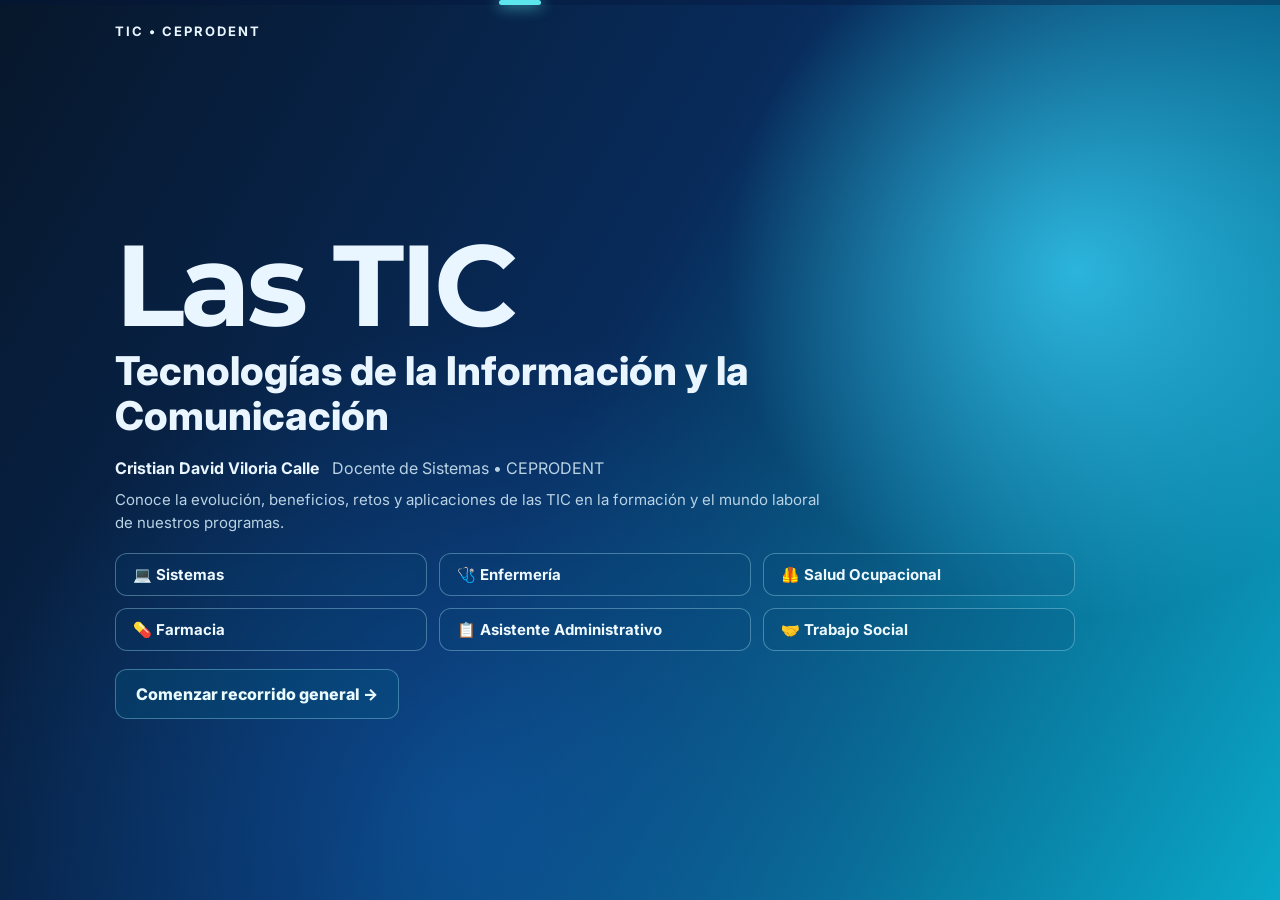
<file: index.html>
<!doctype html><html lang="es"><head><meta charset="utf-8"><meta name="viewport" content="width=device-width,initial-scale=1"><title>Las TIC - CEPRODENT</title><link rel="stylesheet" href="inicio.css"></head>
<body><div class="progress"><span></span></div><header><b>TIC • CEPRODENT</b></header><main><section class="hero"><h1>Las TIC</h1><h2>Tecnologías de la Información y la<br>Comunicación</h2><div class="presenter"><strong>Cristian David Viloria Calle</strong><span>Docente de Sistemas • CEPRODENT</span></div><p>Conoce la evolución, beneficios, retos y aplicaciones de las TIC en la formación y el mundo laboral<br>de nuestros programas.</p><div class="areas"><a href="programas/sistemas.html">💻 <b>Sistemas</b></a><a href="programas/enfermeria.html">🩺 <b>Enfermería</b></a><a href="programas/salud-ocupacional.html">🦺 <b>Salud Ocupacional</b></a><a href="programas/farmacia.html">💊 <b>Farmacia</b></a><a href="programas/asistente-administrativo.html">📋 <b>Asistente Administrativo</b></a><a href="programas/trabajo-social.html">🤝 <b>Trabajo Social</b></a></div><a class="start" href="general/index.html">Comenzar recorrido general →</a></section></main></body></html>
</file>
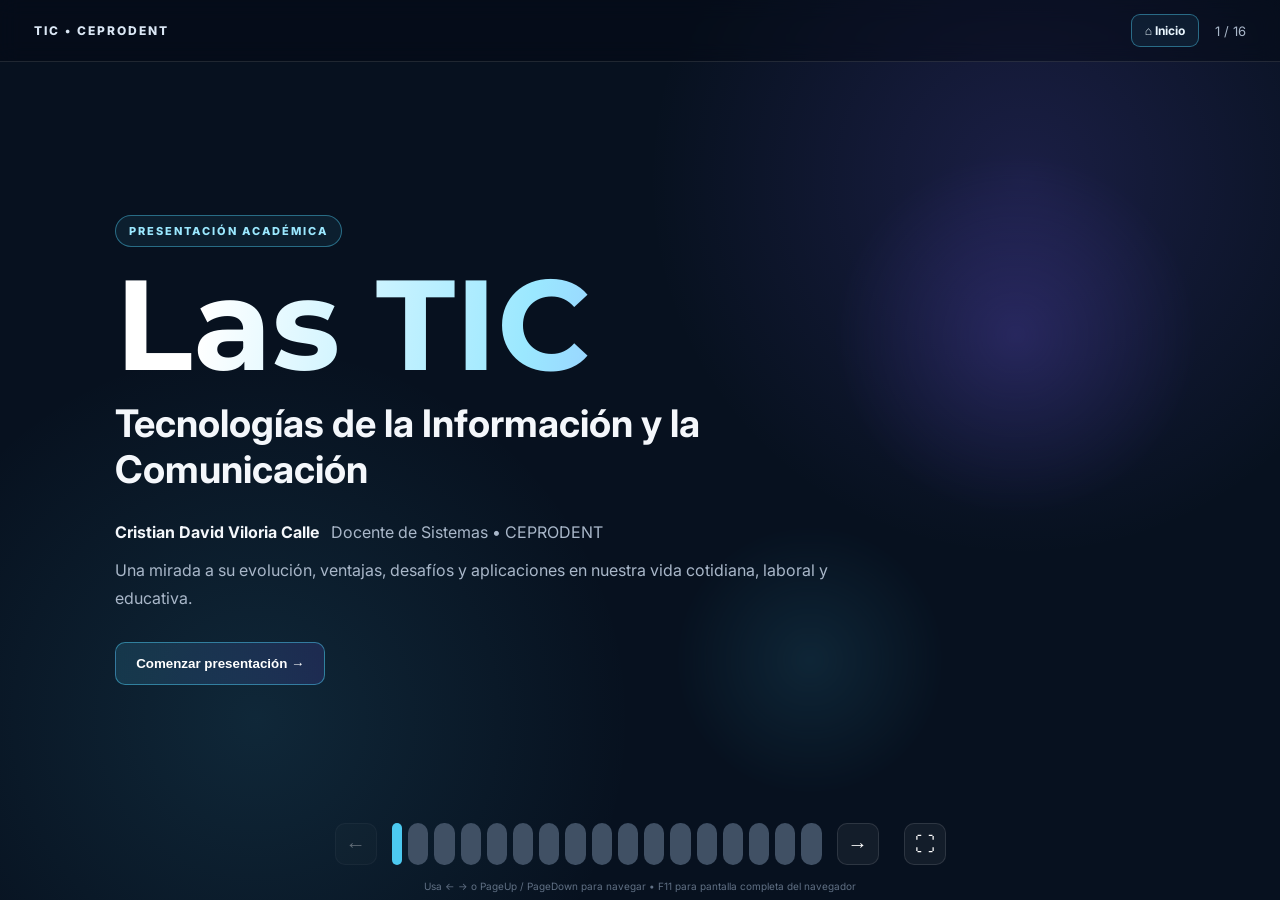
<file: general/index.html>
<!DOCTYPE html>
<html lang="es">
<head>
  <meta charset="UTF-8">
  <meta name="viewport" content="width=device-width, initial-scale=1.0">
  <title>Las TIC - Cristian David Viloria</title>
  <link rel="stylesheet" href="style.css">
</head>
<body>
  <div class="presentation">
    <header class="topbar">
      <div class="brand">TIC • CEPRODENT</div>
      <div class="top-actions"><a class="home-btn" href="../index.html">⌂ Inicio</a><div class="counter"><span id="current">1</span> / 16</div></div>
    </header>

    <main id="slides" class="slides">
      <section class="slide active">
        <div class="hero">
          <div class="hero-badge">PRESENTACIÓN ACADÉMICA</div>
          <h1>Las TIC</h1>
          <h2>Tecnologías de la Información y la Comunicación</h2>
          <div class="presenter">
            <strong>Cristian David Viloria Calle</strong>
            <span>Docente de Sistemas • CEPRODENT</span>
          </div>
          <p class="intro">Una mirada a su evolución, ventajas, desafíos y aplicaciones en nuestra vida cotidiana, laboral y educativa.</p>
          <button class="start-btn" onclick="nextSlide()">Comenzar presentación →</button>
        </div>
        <div class="orb orb1"></div><div class="orb orb2"></div>
      </section>

      <section class="slide">
        <div class="section-title"><span>01</span><h2>¿Qué son las TIC?</h2></div>
        <div class="content two-col">
          <div class="big-icon">🌐</div>
          <div>
            <p class="lead">Las TIC son el conjunto de tecnologías que permiten <b>crear, procesar, almacenar, transmitir y compartir información</b> de forma digital.</p>
            <div class="cards">
              <div class="card"><b>Información</b><small>Acceso y gestión de datos.</small></div>
              <div class="card"><b>Comunicación</b><small>Conexión entre personas y organizaciones.</small></div>
              <div class="card"><b>Tecnología</b><small>Herramientas y sistemas digitales.</small></div>
            </div>
          </div>
        </div>
      </section>

      <section class="slide">
        <div class="section-title"><span>02</span><h2>Breve historia de las TIC</h2></div>
        <div class="timeline">
          <div><b>1837</b><span>Telégrafo</span><small>Comunicación a distancia mediante señales.</small></div>
          <div><b>1876</b><span>Teléfono</span><small>La voz comienza a viajar a distancia.</small></div>
          <div><b>1940–60</b><span>Computación</span><small>Nacen los primeros computadores electrónicos.</small></div>
          <div><b>1980–90</b><span>Internet</span><small>Las redes digitales se expanden.</small></div>
          <div><b>2000–hoy</b><span>Era digital</span><small>Web, smartphones, nube e inteligencia artificial.</small></div>
        </div>
      </section>

      <section class="slide">
        <div class="section-title"><span>03</span><h2>Evolución tecnológica</h2></div>
        <div class="evolution">
          <div class="era"><div class="era-icon">☎</div><h3>Comunicación</h3><p>Telégrafo → teléfono → telefonía móvil.</p></div>
          <div class="era"><div class="era-icon">💻</div><h3>Computación</h3><p>Mainframes → PC → dispositivos inteligentes.</p></div>
          <div class="era"><div class="era-icon">☁</div><h3>Conectividad</h3><p>Internet → nube → ecosistemas digitales.</p></div>
          <div class="era"><div class="era-icon">🤖</div><h3>Inteligencia</h3><p>Automatización, IA y sistemas adaptativos.</p></div>
        </div>
      </section>

      <section class="slide">
        <div class="section-title"><span>04</span><h2>Ventajas de las TIC</h2></div>
        <div class="advantage-grid">
          <div class="feature"><i>⚡</i><h3>Rapidez</h3><p>Permiten acceder y transmitir información casi instantáneamente.</p></div>
          <div class="feature"><i>🌍</i><h3>Conectividad</h3><p>Facilitan la comunicación sin importar la distancia.</p></div>
          <div class="feature"><i>📚</i><h3>Aprendizaje</h3><p>Amplían el acceso a recursos educativos y conocimiento.</p></div>
          <div class="feature"><i>📈</i><h3>Productividad</h3><p>Automatizan tareas y ayudan a optimizar procesos.</p></div>
          <div class="feature"><i>💡</i><h3>Innovación</h3><p>Crean nuevas formas de trabajar, aprender y emprender.</p></div>
          <div class="feature"><i>🤝</i><h3>Colaboración</h3><p>Permiten trabajar en equipo de manera presencial o remota.</p></div>
        </div>
      </section>

      <section class="slide">
        <div class="section-title"><span>05</span><h2>Desventajas y desafíos</h2></div>
        <div class="risk-list">
          <div><strong>01</strong><span><b>Dependencia tecnológica</b><small>El uso excesivo puede afectar hábitos y autonomía.</small></span></div>
          <div><strong>02</strong><span><b>Privacidad y seguridad</b><small>Los datos personales requieren protección.</small></span></div>
          <div><strong>03</strong><span><b>Brecha digital</b><small>No todas las personas tienen el mismo acceso.</small></span></div>
          <div><strong>04</strong><span><b>Desinformación</b><small>La información falsa puede difundirse rápidamente.</small></span></div>
          <div><strong>05</strong><span><b>Distracciones</b><small>Las notificaciones pueden reducir la concentración.</small></span></div>
        </div>
      </section>

      <section class="slide">
        <div class="section-title"><span>06</span><h2>TIC en la vida cotidiana</h2></div>
        <div class="daily">
          <div><span>📱</span><b>Comunicación</b><small>Mensajería y videollamadas.</small></div>
          <div><span>🏦</span><b>Finanzas</b><small>Banca digital y pagos.</small></div>
          <div><span>🛒</span><b>Compras</b><small>Comercio electrónico.</small></div>
          <div><span>🗺️</span><b>Movilidad</b><small>Mapas y navegación.</small></div>
          <div><span>🎬</span><b>Entretenimiento</b><small>Streaming y contenido digital.</small></div>
          <div><span>🏥</span><b>Salud</b><small>Consultas y servicios digitales.</small></div>
        </div>
      </section>

      <section class="slide">
        <div class="section-title"><span>07</span><h2>TIC en el mundo laboral</h2></div>
        <div class="work-layout">
          <div class="work-main"><div class="huge">💼</div><h3>Trabajo más conectado</h3><p>Las herramientas digitales permiten organizar, automatizar, analizar y comunicar procesos con mayor eficiencia.</p></div>
          <div class="work-points">
            <div><b>Trabajo remoto</b><span>Reuniones y colaboración en línea.</span></div>
            <div><b>Gestión empresarial</b><span>ERP, CRM y sistemas de información.</span></div>
            <div><b>Automatización</b><span>Reducción de tareas repetitivas.</span></div>
            <div><b>Datos</b><span>Indicadores para tomar mejores decisiones.</span></div>
          </div>
        </div>
      </section>

      <section class="slide">
        <div class="section-title"><span>08</span><h2>TIC en los estudios</h2></div>
        <div class="education">
          <div class="edu-card"><span>🎓</span><h3>Aulas virtuales</h3><p>Acceso a contenidos, actividades y evaluaciones.</p></div>
          <div class="edu-card"><span>🔎</span><h3>Investigación</h3><p>Búsqueda y consulta de fuentes digitales.</p></div>
          <div class="edu-card"><span>🧑‍💻</span><h3>Herramientas</h3><p>Ofimática, simuladores, programación y plataformas.</p></div>
          <div class="edu-card"><span>👥</span><h3>Colaboración</h3><p>Proyectos y trabajos compartidos en línea.</p></div>
        </div>
      </section>

      <section class="slide">
        <div class="section-title"><span>09</span><h2>Buenas prácticas digitales</h2></div>
        <div class="goodbad">
          <div class="practice good"><h3>✓ Buenas prácticas</h3><ul><li>Usar contraseñas seguras.</li><li>Verificar fuentes antes de compartir.</li><li>Respetar derechos de autor.</li><li>Proteger datos personales.</li><li>Mantener equipos actualizados.</li></ul></div>
          <div class="practice good"><h3>✓ Uso responsable</h3><ul><li>Gestionar el tiempo frente a pantallas.</li><li>Utilizar herramientas apropiadas al objetivo.</li><li>Mantener comunicación respetuosa.</li><li>Hacer copias de seguridad.</li><li>Aprender continuamente.</li></ul></div>
        </div>
      </section>

      <section class="slide">
        <div class="section-title"><span>10</span><h2>Malas prácticas digitales</h2></div>
        <div class="bad-grid">
          <div><span>⚠️</span><b>Compartir información falsa</b><small>Difundir contenido sin verificar.</small></div>
          <div><span>🔓</span><b>Descuidar la seguridad</b><small>Usar contraseñas débiles o repetirlas.</small></div>
          <div><span>🕵️</span><b>Exponer datos privados</b><small>Publicar información sensible sin necesidad.</small></div>
          <div><span>🚫</span><b>Copiar sin citar</b><small>Presentar contenido ajeno como propio.</small></div>
          <div><span>📵</span><b>Uso excesivo</b><small>Permitir que la tecnología afecte responsabilidades.</small></div>
          <div><span>💬</span><b>Irrespetar en línea</b><small>Usar redes para agredir o acosar.</small></div>
        </div>
      </section>

      <section class="slide">
        <div class="section-title"><span>11</span><h2>Seguridad y ciudadanía digital</h2></div>
        <div class="security">
          <div class="shield">🛡️</div>
          <div class="security-items">
            <div><b>Protege tu identidad</b><span>Controla qué información compartes.</span></div>
            <div><b>Piensa antes de hacer clic</b><span>Identifica enlaces y mensajes sospechosos.</span></div>
            <div><b>Cuida tus dispositivos</b><span>Actualiza software y utiliza medidas de protección.</span></div>
            <div><b>Respeta a los demás</b><span>La ciudadanía digital también implica ética y responsabilidad.</span></div>
          </div>
        </div>
      </section>

      <section class="slide">
        <div class="section-title"><span>12</span><h2>Impacto de las TIC en la sociedad</h2></div>
        <div class="impact">
          <div class="impact-center">TIC</div>
          <div class="impact-item i1"><b>Educación</b><small>Mayor acceso al conocimiento</small></div>
          <div class="impact-item i2"><b>Economía</b><small>Nuevos negocios y empleos</small></div>
          <div class="impact-item i3"><b>Salud</b><small>Servicios y telemedicina</small></div>
          <div class="impact-item i4"><b>Gobierno</b><small>Servicios públicos digitales</small></div>
        </div>
      </section>

      <section class="slide">
        <div class="section-title"><span>13</span><h2>TIC e innovación</h2></div>
        <div class="innovation">
          <div><b>☁️ Computación en la nube</b><span>Servicios y archivos disponibles desde múltiples dispositivos.</span></div>
          <div><b>🤖 Inteligencia artificial</b><span>Automatización, análisis y asistencia inteligente.</span></div>
          <div><b>📡 Internet de las cosas</b><span>Objetos conectados que recopilan e intercambian datos.</span></div>
          <div><b>📊 Big Data</b><span>Análisis de grandes volúmenes de información.</span></div>
        </div>
      </section>

      <section class="slide">
        <div class="section-title"><span>14</span><h2>El papel del docente</h2></div>
        <div class="teacher">
          <div class="teacher-quote">“La tecnología no reemplaza al docente; amplía las posibilidades de enseñar y aprender.”</div>
          <div class="teacher-grid">
            <div><b>Guía</b><small>Orienta al estudiante en el uso de recursos.</small></div>
            <div><b>Facilitador</b><small>Integra herramientas para mejorar el aprendizaje.</small></div>
            <div><b>Mentor digital</b><small>Promueve pensamiento crítico y ciudadanía digital.</small></div>
          </div>
        </div>
      </section>

      <section class="slide">
        <div class="section-title"><span>15</span><h2>Conclusiones</h2></div>
        <div class="conclusion">
          <div class="number">01</div><p>Las TIC son fundamentales para la comunicación, educación, trabajo y desarrollo social.</p>
          <div class="number">02</div><p>Sus beneficios dependen de un uso responsable, crítico y seguro.</p>
          <div class="number">03</div><p>La formación digital es clave para aprovechar sus oportunidades y reducir sus riesgos.</p>
        </div>
      </section>

      <section class="slide final">
        <div class="final-content">
          <div class="hero-badge">GRACIAS</div>
          <h1>Las TIC nos conectan<br><em>con el futuro.</em></h1>
          <p>Presentación realizada por</p>
          <h2>Cristian David Viloria Calle</h2>
          <span>Docente de Sistemas • CEPRODENT</span>
          <button class="start-btn" onclick="goToSlide(0)">↺ Volver al inicio</button>
        </div>
      </section>
    </main>

    <footer class="controls">
      <button id="prev" aria-label="Diapositiva anterior">←</button>
      <div id="dots"></div>
      <button id="next" aria-label="Siguiente diapositiva">→</button>
      <button id="fullscreen" class="fullscreen" aria-label="Pantalla completa">⛶</button>
    </footer>
    <div class="hint">Usa ← → o PageUp / PageDown para navegar • F11 para pantalla completa del navegador</div>
  </div>
  <script src="script.js"></script>
</body>
</html>
</file>
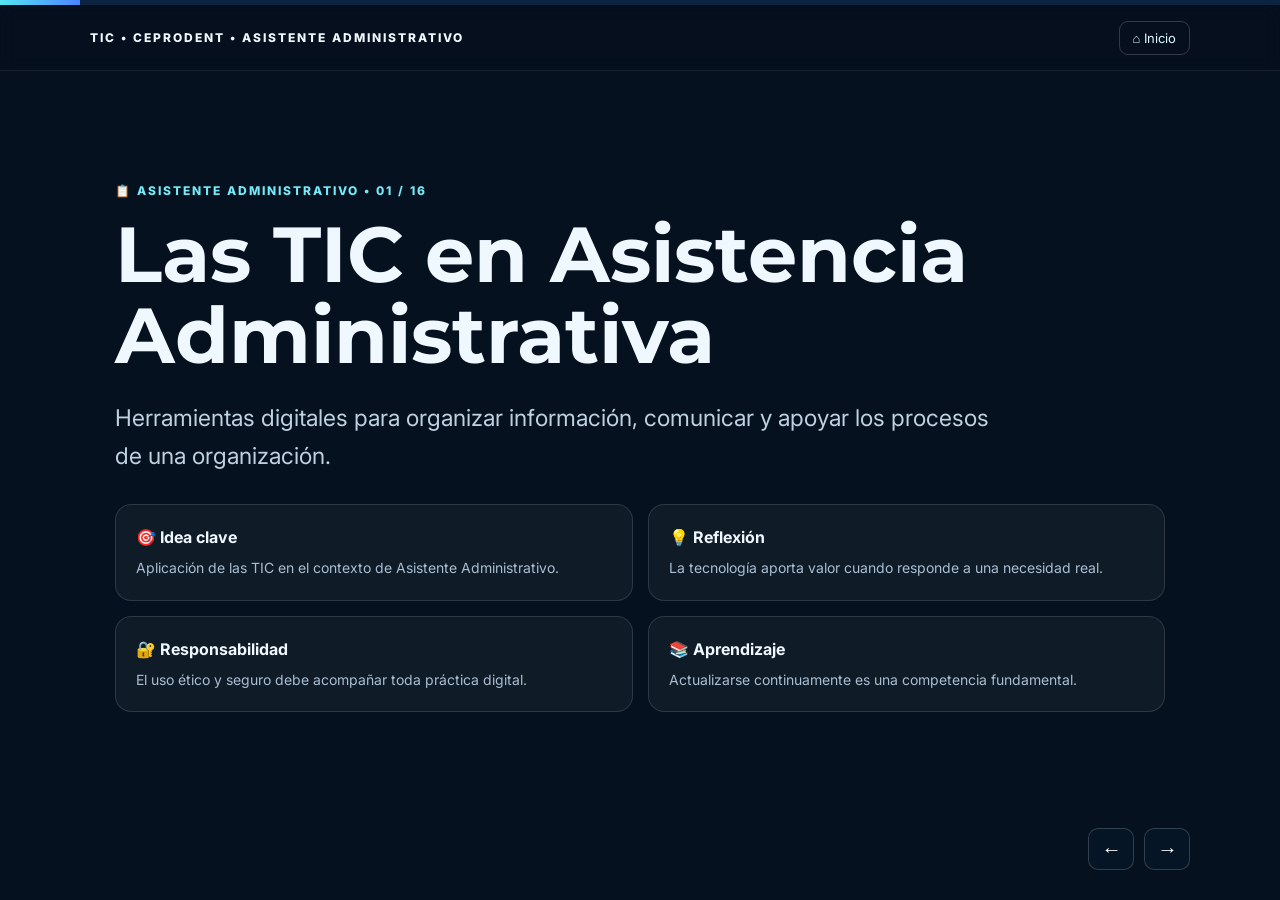
<file: programas/asistente-administrativo.html>
<!doctype html><html lang="es"><head><meta charset="utf-8"><meta name="viewport" content="width=device-width,initial-scale=1"><title>TIC en Asistente Administrativo - CEPRODENT</title><link rel="stylesheet" href="presentacion.css"></head><body><div class="progress"><span></span></div><header class="top"><div class="brand">TIC • CEPRODENT • ASISTENTE ADMINISTRATIVO</div><a class="home" href="../index.html">⌂ Inicio</a></header><main class="deck"><section class="slide active"><div class="content"><div class="tag">📋 ASISTENTE ADMINISTRATIVO • 01 / 16</div><h1>Las TIC en Asistencia Administrativa</h1><p class="lead">Herramientas digitales para organizar información, comunicar y apoyar los procesos de una organización.</p><div class="cards"><div class="card"><b>🎯 Idea clave</b><small>Aplicación de las TIC en el contexto de Asistente Administrativo.</small></div><div class="card"><b>💡 Reflexión</b><small>La tecnología aporta valor cuando responde a una necesidad real.</small></div><div class="card"><b>🔐 Responsabilidad</b><small>El uso ético y seguro debe acompañar toda práctica digital.</small></div><div class="card"><b>📚 Aprendizaje</b><small>Actualizarse continuamente es una competencia fundamental.</small></div></div></div></section><section class="slide "><div class="content"><div class="tag">📋 ASISTENTE ADMINISTRATIVO • 02 / 16</div><h1>¿Qué son las TIC?</h1><p class="lead">Tecnologías que permiten crear documentos, gestionar datos y facilitar la comunicación empresarial.</p><div class="cards"><div class="card"><b>🎯 Idea clave</b><small>Aplicación de las TIC en el contexto de Asistente Administrativo.</small></div><div class="card"><b>💡 Reflexión</b><small>La tecnología aporta valor cuando responde a una necesidad real.</small></div><div class="card"><b>🔐 Responsabilidad</b><small>El uso ético y seguro debe acompañar toda práctica digital.</small></div><div class="card"><b>📚 Aprendizaje</b><small>Actualizarse continuamente es una competencia fundamental.</small></div></div></div></section><section class="slide "><div class="content"><div class="tag">📋 ASISTENTE ADMINISTRATIVO • 03 / 16</div><h1>Breve historia</h1><p class="lead">La oficina evolucionó de archivos físicos y máquinas de escribir a plataformas digitales conectadas.</p><div class="cards"><div class="card"><b>🎯 Idea clave</b><small>Aplicación de las TIC en el contexto de Asistente Administrativo.</small></div><div class="card"><b>💡 Reflexión</b><small>La tecnología aporta valor cuando responde a una necesidad real.</small></div><div class="card"><b>🔐 Responsabilidad</b><small>El uso ético y seguro debe acompañar toda práctica digital.</small></div><div class="card"><b>📚 Aprendizaje</b><small>Actualizarse continuamente es una competencia fundamental.</small></div></div></div></section><section class="slide "><div class="content"><div class="tag">📋 ASISTENTE ADMINISTRATIVO • 04 / 16</div><h1>Evolución tecnológica</h1><p class="lead">Ofimática, internet, nube y automatización transformaron la gestión administrativa.</p><div class="cards"><div class="card"><b>🎯 Idea clave</b><small>Aplicación de las TIC en el contexto de Asistente Administrativo.</small></div><div class="card"><b>💡 Reflexión</b><small>La tecnología aporta valor cuando responde a una necesidad real.</small></div><div class="card"><b>🔐 Responsabilidad</b><small>El uso ético y seguro debe acompañar toda práctica digital.</small></div><div class="card"><b>📚 Aprendizaje</b><small>Actualizarse continuamente es una competencia fundamental.</small></div></div></div></section><section class="slide "><div class="content"><div class="tag">📋 ASISTENTE ADMINISTRATIVO • 05 / 16</div><h1>Aplicación profesional</h1><p class="lead">Documentación, agendas, comunicación, bases de datos y apoyo a procesos empresariales.</p><div class="cards"><div class="card"><b>🎯 Idea clave</b><small>Aplicación de las TIC en el contexto de Asistente Administrativo.</small></div><div class="card"><b>💡 Reflexión</b><small>La tecnología aporta valor cuando responde a una necesidad real.</small></div><div class="card"><b>🔐 Responsabilidad</b><small>El uso ético y seguro debe acompañar toda práctica digital.</small></div><div class="card"><b>📚 Aprendizaje</b><small>Actualizarse continuamente es una competencia fundamental.</small></div></div></div></section><section class="slide "><div class="content"><div class="tag">📋 ASISTENTE ADMINISTRATIVO • 06 / 16</div><h1>Ventajas</h1><p class="lead">Rapidez, organización, colaboración y acceso remoto a información.</p><div class="cards"><div class="card"><b>🎯 Idea clave</b><small>Aplicación de las TIC en el contexto de Asistente Administrativo.</small></div><div class="card"><b>💡 Reflexión</b><small>La tecnología aporta valor cuando responde a una necesidad real.</small></div><div class="card"><b>🔐 Responsabilidad</b><small>El uso ético y seguro debe acompañar toda práctica digital.</small></div><div class="card"><b>📚 Aprendizaje</b><small>Actualizarse continuamente es una competencia fundamental.</small></div></div></div></section><section class="slide "><div class="content"><div class="tag">📋 ASISTENTE ADMINISTRATIVO • 07 / 16</div><h1>Beneficios en el área</h1><p class="lead">Menos tareas repetitivas, mejor seguimiento y mayor productividad.</p><div class="cards"><div class="card"><b>🎯 Idea clave</b><small>Aplicación de las TIC en el contexto de Asistente Administrativo.</small></div><div class="card"><b>💡 Reflexión</b><small>La tecnología aporta valor cuando responde a una necesidad real.</small></div><div class="card"><b>🔐 Responsabilidad</b><small>El uso ético y seguro debe acompañar toda práctica digital.</small></div><div class="card"><b>📚 Aprendizaje</b><small>Actualizarse continuamente es una competencia fundamental.</small></div></div></div></section><section class="slide "><div class="content"><div class="tag">📋 ASISTENTE ADMINISTRATIVO • 08 / 16</div><h1>Desventajas y riesgos</h1><p class="lead">Sobrecarga de información, dependencia de plataformas y riesgos de seguridad.</p><div class="cards"><div class="card"><b>🎯 Idea clave</b><small>Aplicación de las TIC en el contexto de Asistente Administrativo.</small></div><div class="card"><b>💡 Reflexión</b><small>La tecnología aporta valor cuando responde a una necesidad real.</small></div><div class="card"><b>🔐 Responsabilidad</b><small>El uso ético y seguro debe acompañar toda práctica digital.</small></div><div class="card"><b>📚 Aprendizaje</b><small>Actualizarse continuamente es una competencia fundamental.</small></div></div></div></section><section class="slide "><div class="content"><div class="tag">📋 ASISTENTE ADMINISTRATIVO • 09 / 16</div><h1>Vida cotidiana</h1><p class="lead">Pagos, trámites y comunicación digital hacen parte de las actividades diarias.</p><div class="cards"><div class="card"><b>🎯 Idea clave</b><small>Aplicación de las TIC en el contexto de Asistente Administrativo.</small></div><div class="card"><b>💡 Reflexión</b><small>La tecnología aporta valor cuando responde a una necesidad real.</small></div><div class="card"><b>🔐 Responsabilidad</b><small>El uso ético y seguro debe acompañar toda práctica digital.</small></div><div class="card"><b>📚 Aprendizaje</b><small>Actualizarse continuamente es una competencia fundamental.</small></div></div></div></section><section class="slide "><div class="content"><div class="tag">📋 ASISTENTE ADMINISTRATIVO • 10 / 16</div><h1>Vida laboral</h1><p class="lead">Las plataformas conectan equipos y permiten gestionar procesos desde diferentes lugares.</p><div class="cards"><div class="card"><b>🎯 Idea clave</b><small>Aplicación de las TIC en el contexto de Asistente Administrativo.</small></div><div class="card"><b>💡 Reflexión</b><small>La tecnología aporta valor cuando responde a una necesidad real.</small></div><div class="card"><b>🔐 Responsabilidad</b><small>El uso ético y seguro debe acompañar toda práctica digital.</small></div><div class="card"><b>📚 Aprendizaje</b><small>Actualizarse continuamente es una competencia fundamental.</small></div></div></div></section><section class="slide "><div class="content"><div class="tag">📋 ASISTENTE ADMINISTRATIVO • 11 / 16</div><h1>Uso en los estudios</h1><p class="lead">Procesadores de texto, hojas de cálculo y plataformas virtuales fortalecen competencias.</p><div class="cards"><div class="card"><b>🎯 Idea clave</b><small>Aplicación de las TIC en el contexto de Asistente Administrativo.</small></div><div class="card"><b>💡 Reflexión</b><small>La tecnología aporta valor cuando responde a una necesidad real.</small></div><div class="card"><b>🔐 Responsabilidad</b><small>El uso ético y seguro debe acompañar toda práctica digital.</small></div><div class="card"><b>📚 Aprendizaje</b><small>Actualizarse continuamente es una competencia fundamental.</small></div></div></div></section><section class="slide "><div class="content"><div class="tag">📋 ASISTENTE ADMINISTRATIVO • 12 / 16</div><h1>Herramientas digitales</h1><p class="lead">Ofimática, gestión documental, calendarios, videoconferencias y almacenamiento en la nube.</p><div class="cards"><div class="card"><b>🎯 Idea clave</b><small>Aplicación de las TIC en el contexto de Asistente Administrativo.</small></div><div class="card"><b>💡 Reflexión</b><small>La tecnología aporta valor cuando responde a una necesidad real.</small></div><div class="card"><b>🔐 Responsabilidad</b><small>El uso ético y seguro debe acompañar toda práctica digital.</small></div><div class="card"><b>📚 Aprendizaje</b><small>Actualizarse continuamente es una competencia fundamental.</small></div></div></div></section><section class="slide "><div class="content"><div class="tag">📋 ASISTENTE ADMINISTRATIVO • 13 / 16</div><h1>Buenas prácticas</h1><p class="lead">Organizar archivos, respaldar información y mantener una comunicación profesional.</p><div class="cards"><div class="card"><b>🎯 Idea clave</b><small>Aplicación de las TIC en el contexto de Asistente Administrativo.</small></div><div class="card"><b>💡 Reflexión</b><small>La tecnología aporta valor cuando responde a una necesidad real.</small></div><div class="card"><b>🔐 Responsabilidad</b><small>El uso ético y seguro debe acompañar toda práctica digital.</small></div><div class="card"><b>📚 Aprendizaje</b><small>Actualizarse continuamente es una competencia fundamental.</small></div></div></div></section><section class="slide "><div class="content"><div class="tag">📋 ASISTENTE ADMINISTRATIVO • 14 / 16</div><h1>Malas prácticas</h1><p class="lead">Enviar información confidencial sin protección o descuidar la organización digital.</p><div class="cards"><div class="card"><b>🎯 Idea clave</b><small>Aplicación de las TIC en el contexto de Asistente Administrativo.</small></div><div class="card"><b>💡 Reflexión</b><small>La tecnología aporta valor cuando responde a una necesidad real.</small></div><div class="card"><b>🔐 Responsabilidad</b><small>El uso ético y seguro debe acompañar toda práctica digital.</small></div><div class="card"><b>📚 Aprendizaje</b><small>Actualizarse continuamente es una competencia fundamental.</small></div></div></div></section><section class="slide "><div class="content"><div class="tag">📋 ASISTENTE ADMINISTRATIVO • 15 / 16</div><h1>El futuro</h1><p class="lead">La automatización y la IA apoyarán nuevas formas de gestión y asistencia.</p><div class="cards"><div class="card"><b>🎯 Idea clave</b><small>Aplicación de las TIC en el contexto de Asistente Administrativo.</small></div><div class="card"><b>💡 Reflexión</b><small>La tecnología aporta valor cuando responde a una necesidad real.</small></div><div class="card"><b>🔐 Responsabilidad</b><small>El uso ético y seguro debe acompañar toda práctica digital.</small></div><div class="card"><b>📚 Aprendizaje</b><small>Actualizarse continuamente es una competencia fundamental.</small></div></div></div></section><section class="slide "><div class="content"><div class="tag">📋 ASISTENTE ADMINISTRATIVO • 16 / 16</div><h1>Conclusión</h1><p class="lead">Las TIC son herramientas esenciales para una asistencia administrativa eficiente y actualizada.</p><div class="cards"><div class="card"><b>🎯 Idea clave</b><small>Aplicación de las TIC en el contexto de Asistente Administrativo.</small></div><div class="card"><b>💡 Reflexión</b><small>La tecnología aporta valor cuando responde a una necesidad real.</small></div><div class="card"><b>🔐 Responsabilidad</b><small>El uso ético y seguro debe acompañar toda práctica digital.</small></div><div class="card"><b>📚 Aprendizaje</b><small>Actualizarse continuamente es una competencia fundamental.</small></div></div><div class="end-actions"><a href="../index.html">⌂ Volver al inicio</a></div></div></section></main><div class="controls"><button id="prev" aria-label="Anterior">←</button><button id="next" aria-label="Siguiente">→</button></div><script src="presentacion.js"></script></body></html>
</file>
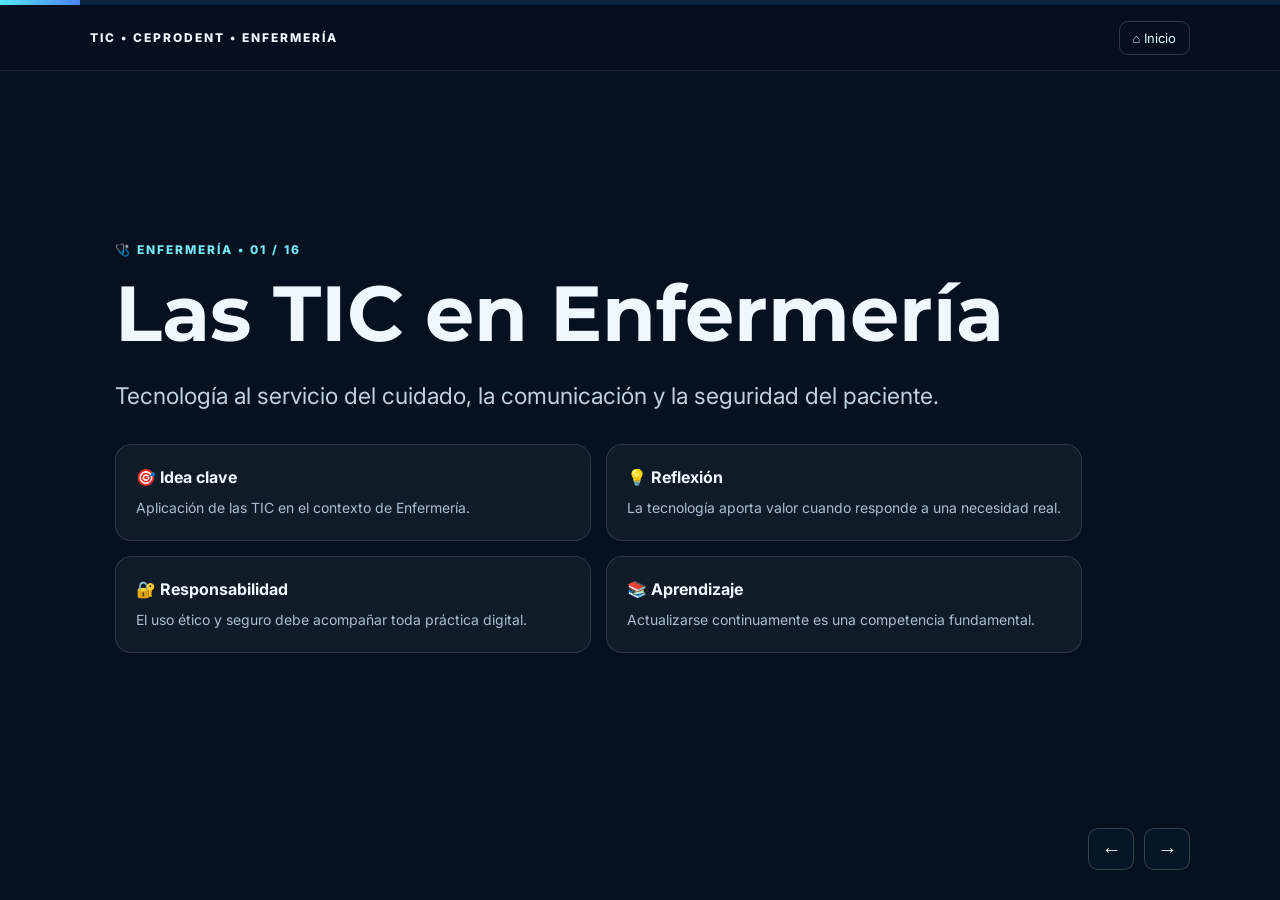
<file: programas/enfermeria.html>
<!doctype html><html lang="es"><head><meta charset="utf-8"><meta name="viewport" content="width=device-width,initial-scale=1"><title>TIC en Enfermería - CEPRODENT</title><link rel="stylesheet" href="presentacion.css"></head><body><div class="progress"><span></span></div><header class="top"><div class="brand">TIC • CEPRODENT • ENFERMERÍA</div><a class="home" href="../index.html">⌂ Inicio</a></header><main class="deck"><section class="slide active"><div class="content"><div class="tag">🩺 ENFERMERÍA • 01 / 16</div><h1>Las TIC en Enfermería</h1><p class="lead">Tecnología al servicio del cuidado, la comunicación y la seguridad del paciente.</p><div class="cards"><div class="card"><b>🎯 Idea clave</b><small>Aplicación de las TIC en el contexto de Enfermería.</small></div><div class="card"><b>💡 Reflexión</b><small>La tecnología aporta valor cuando responde a una necesidad real.</small></div><div class="card"><b>🔐 Responsabilidad</b><small>El uso ético y seguro debe acompañar toda práctica digital.</small></div><div class="card"><b>📚 Aprendizaje</b><small>Actualizarse continuamente es una competencia fundamental.</small></div></div></div></section><section class="slide "><div class="content"><div class="tag">🩺 ENFERMERÍA • 02 / 16</div><h1>¿Qué son las TIC?</h1><p class="lead">Herramientas que permiten registrar, consultar y compartir información clínica de forma segura.</p><div class="cards"><div class="card"><b>🎯 Idea clave</b><small>Aplicación de las TIC en el contexto de Enfermería.</small></div><div class="card"><b>💡 Reflexión</b><small>La tecnología aporta valor cuando responde a una necesidad real.</small></div><div class="card"><b>🔐 Responsabilidad</b><small>El uso ético y seguro debe acompañar toda práctica digital.</small></div><div class="card"><b>📚 Aprendizaje</b><small>Actualizarse continuamente es una competencia fundamental.</small></div></div></div></section><section class="slide "><div class="content"><div class="tag">🩺 ENFERMERÍA • 03 / 16</div><h1>Breve historia</h1><p class="lead">La digitalización pasó de registros en papel a historias clínicas electrónicas y servicios de salud conectados.</p><div class="cards"><div class="card"><b>🎯 Idea clave</b><small>Aplicación de las TIC en el contexto de Enfermería.</small></div><div class="card"><b>💡 Reflexión</b><small>La tecnología aporta valor cuando responde a una necesidad real.</small></div><div class="card"><b>🔐 Responsabilidad</b><small>El uso ético y seguro debe acompañar toda práctica digital.</small></div><div class="card"><b>📚 Aprendizaje</b><small>Actualizarse continuamente es una competencia fundamental.</small></div></div></div></section><section class="slide "><div class="content"><div class="tag">🩺 ENFERMERÍA • 04 / 16</div><h1>Evolución tecnológica</h1><p class="lead">Equipos médicos, software clínico y comunicación digital mejoran el seguimiento de la atención.</p><div class="cards"><div class="card"><b>🎯 Idea clave</b><small>Aplicación de las TIC en el contexto de Enfermería.</small></div><div class="card"><b>💡 Reflexión</b><small>La tecnología aporta valor cuando responde a una necesidad real.</small></div><div class="card"><b>🔐 Responsabilidad</b><small>El uso ético y seguro debe acompañar toda práctica digital.</small></div><div class="card"><b>📚 Aprendizaje</b><small>Actualizarse continuamente es una competencia fundamental.</small></div></div></div></section><section class="slide "><div class="content"><div class="tag">🩺 ENFERMERÍA • 05 / 16</div><h1>Aplicación profesional</h1><p class="lead">Historias clínicas, teleorientación, monitoreo y coordinación de servicios de salud.</p><div class="cards"><div class="card"><b>🎯 Idea clave</b><small>Aplicación de las TIC en el contexto de Enfermería.</small></div><div class="card"><b>💡 Reflexión</b><small>La tecnología aporta valor cuando responde a una necesidad real.</small></div><div class="card"><b>🔐 Responsabilidad</b><small>El uso ético y seguro debe acompañar toda práctica digital.</small></div><div class="card"><b>📚 Aprendizaje</b><small>Actualizarse continuamente es una competencia fundamental.</small></div></div></div></section><section class="slide "><div class="content"><div class="tag">🩺 ENFERMERÍA • 06 / 16</div><h1>Ventajas</h1><p class="lead">Acceso oportuno a información, mejor coordinación y apoyo a decisiones clínicas.</p><div class="cards"><div class="card"><b>🎯 Idea clave</b><small>Aplicación de las TIC en el contexto de Enfermería.</small></div><div class="card"><b>💡 Reflexión</b><small>La tecnología aporta valor cuando responde a una necesidad real.</small></div><div class="card"><b>🔐 Responsabilidad</b><small>El uso ético y seguro debe acompañar toda práctica digital.</small></div><div class="card"><b>📚 Aprendizaje</b><small>Actualizarse continuamente es una competencia fundamental.</small></div></div></div></section><section class="slide "><div class="content"><div class="tag">🩺 ENFERMERÍA • 07 / 16</div><h1>Beneficios en Enfermería</h1><p class="lead">Registros más organizados, seguimiento del paciente y comunicación entre profesionales.</p><div class="cards"><div class="card"><b>🎯 Idea clave</b><small>Aplicación de las TIC en el contexto de Enfermería.</small></div><div class="card"><b>💡 Reflexión</b><small>La tecnología aporta valor cuando responde a una necesidad real.</small></div><div class="card"><b>🔐 Responsabilidad</b><small>El uso ético y seguro debe acompañar toda práctica digital.</small></div><div class="card"><b>📚 Aprendizaje</b><small>Actualizarse continuamente es una competencia fundamental.</small></div></div></div></section><section class="slide "><div class="content"><div class="tag">🩺 ENFERMERÍA • 08 / 16</div><h1>Desventajas y riesgos</h1><p class="lead">Errores por mal uso, dependencia de sistemas y riesgos para la privacidad de datos de salud.</p><div class="cards"><div class="card"><b>🎯 Idea clave</b><small>Aplicación de las TIC en el contexto de Enfermería.</small></div><div class="card"><b>💡 Reflexión</b><small>La tecnología aporta valor cuando responde a una necesidad real.</small></div><div class="card"><b>🔐 Responsabilidad</b><small>El uso ético y seguro debe acompañar toda práctica digital.</small></div><div class="card"><b>📚 Aprendizaje</b><small>Actualizarse continuamente es una competencia fundamental.</small></div></div></div></section><section class="slide "><div class="content"><div class="tag">🩺 ENFERMERÍA • 09 / 16</div><h1>Vida cotidiana</h1><p class="lead">Aplicaciones de bienestar, citas en línea y acceso a información confiable sobre salud.</p><div class="cards"><div class="card"><b>🎯 Idea clave</b><small>Aplicación de las TIC en el contexto de Enfermería.</small></div><div class="card"><b>💡 Reflexión</b><small>La tecnología aporta valor cuando responde a una necesidad real.</small></div><div class="card"><b>🔐 Responsabilidad</b><small>El uso ético y seguro debe acompañar toda práctica digital.</small></div><div class="card"><b>📚 Aprendizaje</b><small>Actualizarse continuamente es una competencia fundamental.</small></div></div></div></section><section class="slide "><div class="content"><div class="tag">🩺 ENFERMERÍA • 10 / 16</div><h1>Vida laboral</h1><p class="lead">Los sistemas digitales apoyan la continuidad del cuidado y la gestión de servicios.</p><div class="cards"><div class="card"><b>🎯 Idea clave</b><small>Aplicación de las TIC en el contexto de Enfermería.</small></div><div class="card"><b>💡 Reflexión</b><small>La tecnología aporta valor cuando responde a una necesidad real.</small></div><div class="card"><b>🔐 Responsabilidad</b><small>El uso ético y seguro debe acompañar toda práctica digital.</small></div><div class="card"><b>📚 Aprendizaje</b><small>Actualizarse continuamente es una competencia fundamental.</small></div></div></div></section><section class="slide "><div class="content"><div class="tag">🩺 ENFERMERÍA • 11 / 16</div><h1>Uso en los estudios</h1><p class="lead">Simuladores, aulas virtuales, bibliotecas científicas y recursos audiovisuales.</p><div class="cards"><div class="card"><b>🎯 Idea clave</b><small>Aplicación de las TIC en el contexto de Enfermería.</small></div><div class="card"><b>💡 Reflexión</b><small>La tecnología aporta valor cuando responde a una necesidad real.</small></div><div class="card"><b>🔐 Responsabilidad</b><small>El uso ético y seguro debe acompañar toda práctica digital.</small></div><div class="card"><b>📚 Aprendizaje</b><small>Actualizarse continuamente es una competencia fundamental.</small></div></div></div></section><section class="slide "><div class="content"><div class="tag">🩺 ENFERMERÍA • 12 / 16</div><h1>Herramientas digitales</h1><p class="lead">Sistemas clínicos, plataformas educativas, comunicación institucional y recursos de investigación.</p><div class="cards"><div class="card"><b>🎯 Idea clave</b><small>Aplicación de las TIC en el contexto de Enfermería.</small></div><div class="card"><b>💡 Reflexión</b><small>La tecnología aporta valor cuando responde a una necesidad real.</small></div><div class="card"><b>🔐 Responsabilidad</b><small>El uso ético y seguro debe acompañar toda práctica digital.</small></div><div class="card"><b>📚 Aprendizaje</b><small>Actualizarse continuamente es una competencia fundamental.</small></div></div></div></section><section class="slide "><div class="content"><div class="tag">🩺 ENFERMERÍA • 13 / 16</div><h1>Buenas prácticas</h1><p class="lead">Respetar la confidencialidad, verificar registros y usar canales autorizados.</p><div class="cards"><div class="card"><b>🎯 Idea clave</b><small>Aplicación de las TIC en el contexto de Enfermería.</small></div><div class="card"><b>💡 Reflexión</b><small>La tecnología aporta valor cuando responde a una necesidad real.</small></div><div class="card"><b>🔐 Responsabilidad</b><small>El uso ético y seguro debe acompañar toda práctica digital.</small></div><div class="card"><b>📚 Aprendizaje</b><small>Actualizarse continuamente es una competencia fundamental.</small></div></div></div></section><section class="slide "><div class="content"><div class="tag">🩺 ENFERMERÍA • 14 / 16</div><h1>Malas prácticas</h1><p class="lead">Divulgar información de pacientes, usar fuentes no confiables o registrar datos incorrectos.</p><div class="cards"><div class="card"><b>🎯 Idea clave</b><small>Aplicación de las TIC en el contexto de Enfermería.</small></div><div class="card"><b>💡 Reflexión</b><small>La tecnología aporta valor cuando responde a una necesidad real.</small></div><div class="card"><b>🔐 Responsabilidad</b><small>El uso ético y seguro debe acompañar toda práctica digital.</small></div><div class="card"><b>📚 Aprendizaje</b><small>Actualizarse continuamente es una competencia fundamental.</small></div></div></div></section><section class="slide "><div class="content"><div class="tag">🩺 ENFERMERÍA • 15 / 16</div><h1>El futuro</h1><p class="lead">Telemedicina, dispositivos conectados e IA ampliarán el apoyo tecnológico al cuidado.</p><div class="cards"><div class="card"><b>🎯 Idea clave</b><small>Aplicación de las TIC en el contexto de Enfermería.</small></div><div class="card"><b>💡 Reflexión</b><small>La tecnología aporta valor cuando responde a una necesidad real.</small></div><div class="card"><b>🔐 Responsabilidad</b><small>El uso ético y seguro debe acompañar toda práctica digital.</small></div><div class="card"><b>📚 Aprendizaje</b><small>Actualizarse continuamente es una competencia fundamental.</small></div></div></div></section><section class="slide "><div class="content"><div class="tag">🩺 ENFERMERÍA • 16 / 16</div><h1>Conclusión</h1><p class="lead">Las TIC fortalecen la enfermería cuando se usan con ética, criterio profesional y respeto por el paciente.</p><div class="cards"><div class="card"><b>🎯 Idea clave</b><small>Aplicación de las TIC en el contexto de Enfermería.</small></div><div class="card"><b>💡 Reflexión</b><small>La tecnología aporta valor cuando responde a una necesidad real.</small></div><div class="card"><b>🔐 Responsabilidad</b><small>El uso ético y seguro debe acompañar toda práctica digital.</small></div><div class="card"><b>📚 Aprendizaje</b><small>Actualizarse continuamente es una competencia fundamental.</small></div></div><div class="end-actions"><a href="../index.html">⌂ Volver al inicio</a></div></div></section></main><div class="controls"><button id="prev" aria-label="Anterior">←</button><button id="next" aria-label="Siguiente">→</button></div><script src="presentacion.js"></script></body></html>
</file>
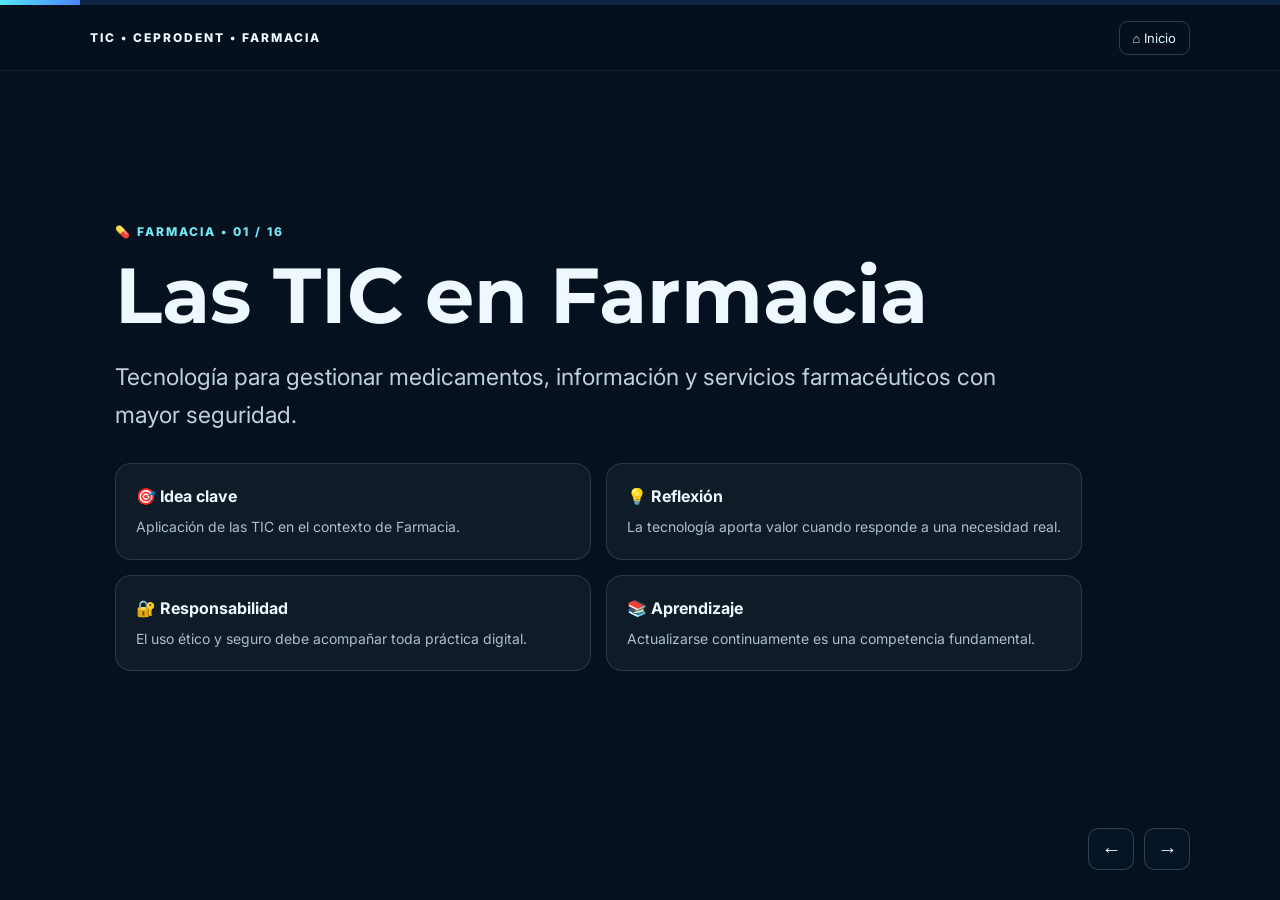
<file: programas/farmacia.html>
<!doctype html><html lang="es"><head><meta charset="utf-8"><meta name="viewport" content="width=device-width,initial-scale=1"><title>TIC en Farmacia - CEPRODENT</title><link rel="stylesheet" href="presentacion.css"></head><body><div class="progress"><span></span></div><header class="top"><div class="brand">TIC • CEPRODENT • FARMACIA</div><a class="home" href="../index.html">⌂ Inicio</a></header><main class="deck"><section class="slide active"><div class="content"><div class="tag">💊 FARMACIA • 01 / 16</div><h1>Las TIC en Farmacia</h1><p class="lead">Tecnología para gestionar medicamentos, información y servicios farmacéuticos con mayor seguridad.</p><div class="cards"><div class="card"><b>🎯 Idea clave</b><small>Aplicación de las TIC en el contexto de Farmacia.</small></div><div class="card"><b>💡 Reflexión</b><small>La tecnología aporta valor cuando responde a una necesidad real.</small></div><div class="card"><b>🔐 Responsabilidad</b><small>El uso ético y seguro debe acompañar toda práctica digital.</small></div><div class="card"><b>📚 Aprendizaje</b><small>Actualizarse continuamente es una competencia fundamental.</small></div></div></div></section><section class="slide "><div class="content"><div class="tag">💊 FARMACIA • 02 / 16</div><h1>¿Qué son las TIC?</h1><p class="lead">Sistemas que facilitan el acceso y manejo responsable de información relacionada con medicamentos.</p><div class="cards"><div class="card"><b>🎯 Idea clave</b><small>Aplicación de las TIC en el contexto de Farmacia.</small></div><div class="card"><b>💡 Reflexión</b><small>La tecnología aporta valor cuando responde a una necesidad real.</small></div><div class="card"><b>🔐 Responsabilidad</b><small>El uso ético y seguro debe acompañar toda práctica digital.</small></div><div class="card"><b>📚 Aprendizaje</b><small>Actualizarse continuamente es una competencia fundamental.</small></div></div></div></section><section class="slide "><div class="content"><div class="tag">💊 FARMACIA • 03 / 16</div><h1>Breve historia</h1><p class="lead">De inventarios manuales a sistemas digitales de dispensación, trazabilidad y consulta.</p><div class="cards"><div class="card"><b>🎯 Idea clave</b><small>Aplicación de las TIC en el contexto de Farmacia.</small></div><div class="card"><b>💡 Reflexión</b><small>La tecnología aporta valor cuando responde a una necesidad real.</small></div><div class="card"><b>🔐 Responsabilidad</b><small>El uso ético y seguro debe acompañar toda práctica digital.</small></div><div class="card"><b>📚 Aprendizaje</b><small>Actualizarse continuamente es una competencia fundamental.</small></div></div></div></section><section class="slide "><div class="content"><div class="tag">💊 FARMACIA • 04 / 16</div><h1>Evolución tecnológica</h1><p class="lead">Bases de datos, códigos, automatización y conectividad transforman los procesos farmacéuticos.</p><div class="cards"><div class="card"><b>🎯 Idea clave</b><small>Aplicación de las TIC en el contexto de Farmacia.</small></div><div class="card"><b>💡 Reflexión</b><small>La tecnología aporta valor cuando responde a una necesidad real.</small></div><div class="card"><b>🔐 Responsabilidad</b><small>El uso ético y seguro debe acompañar toda práctica digital.</small></div><div class="card"><b>📚 Aprendizaje</b><small>Actualizarse continuamente es una competencia fundamental.</small></div></div></div></section><section class="slide "><div class="content"><div class="tag">💊 FARMACIA • 05 / 16</div><h1>Aplicación profesional</h1><p class="lead">Inventario, dispensación, trazabilidad, consulta de información y comunicación con usuarios.</p><div class="cards"><div class="card"><b>🎯 Idea clave</b><small>Aplicación de las TIC en el contexto de Farmacia.</small></div><div class="card"><b>💡 Reflexión</b><small>La tecnología aporta valor cuando responde a una necesidad real.</small></div><div class="card"><b>🔐 Responsabilidad</b><small>El uso ético y seguro debe acompañar toda práctica digital.</small></div><div class="card"><b>📚 Aprendizaje</b><small>Actualizarse continuamente es una competencia fundamental.</small></div></div></div></section><section class="slide "><div class="content"><div class="tag">💊 FARMACIA • 06 / 16</div><h1>Ventajas</h1><p class="lead">Mayor organización, rapidez en procesos y mejor disponibilidad de información.</p><div class="cards"><div class="card"><b>🎯 Idea clave</b><small>Aplicación de las TIC en el contexto de Farmacia.</small></div><div class="card"><b>💡 Reflexión</b><small>La tecnología aporta valor cuando responde a una necesidad real.</small></div><div class="card"><b>🔐 Responsabilidad</b><small>El uso ético y seguro debe acompañar toda práctica digital.</small></div><div class="card"><b>📚 Aprendizaje</b><small>Actualizarse continuamente es una competencia fundamental.</small></div></div></div></section><section class="slide "><div class="content"><div class="tag">💊 FARMACIA • 07 / 16</div><h1>Beneficios en Farmacia</h1><p class="lead">Control de existencias, reducción de errores administrativos y seguimiento de productos.</p><div class="cards"><div class="card"><b>🎯 Idea clave</b><small>Aplicación de las TIC en el contexto de Farmacia.</small></div><div class="card"><b>💡 Reflexión</b><small>La tecnología aporta valor cuando responde a una necesidad real.</small></div><div class="card"><b>🔐 Responsabilidad</b><small>El uso ético y seguro debe acompañar toda práctica digital.</small></div><div class="card"><b>📚 Aprendizaje</b><small>Actualizarse continuamente es una competencia fundamental.</small></div></div></div></section><section class="slide "><div class="content"><div class="tag">💊 FARMACIA • 08 / 16</div><h1>Desventajas y riesgos</h1><p class="lead">Errores de digitación, fallos de sistemas y riesgos al manejar información sensible.</p><div class="cards"><div class="card"><b>🎯 Idea clave</b><small>Aplicación de las TIC en el contexto de Farmacia.</small></div><div class="card"><b>💡 Reflexión</b><small>La tecnología aporta valor cuando responde a una necesidad real.</small></div><div class="card"><b>🔐 Responsabilidad</b><small>El uso ético y seguro debe acompañar toda práctica digital.</small></div><div class="card"><b>📚 Aprendizaje</b><small>Actualizarse continuamente es una competencia fundamental.</small></div></div></div></section><section class="slide "><div class="content"><div class="tag">💊 FARMACIA • 09 / 16</div><h1>Vida cotidiana</h1><p class="lead">Servicios en línea y aplicaciones facilitan información y acceso responsable a servicios.</p><div class="cards"><div class="card"><b>🎯 Idea clave</b><small>Aplicación de las TIC en el contexto de Farmacia.</small></div><div class="card"><b>💡 Reflexión</b><small>La tecnología aporta valor cuando responde a una necesidad real.</small></div><div class="card"><b>🔐 Responsabilidad</b><small>El uso ético y seguro debe acompañar toda práctica digital.</small></div><div class="card"><b>📚 Aprendizaje</b><small>Actualizarse continuamente es una competencia fundamental.</small></div></div></div></section><section class="slide "><div class="content"><div class="tag">💊 FARMACIA • 10 / 16</div><h1>Vida laboral</h1><p class="lead">Los sistemas integran inventario, proveedores y procesos de atención.</p><div class="cards"><div class="card"><b>🎯 Idea clave</b><small>Aplicación de las TIC en el contexto de Farmacia.</small></div><div class="card"><b>💡 Reflexión</b><small>La tecnología aporta valor cuando responde a una necesidad real.</small></div><div class="card"><b>🔐 Responsabilidad</b><small>El uso ético y seguro debe acompañar toda práctica digital.</small></div><div class="card"><b>📚 Aprendizaje</b><small>Actualizarse continuamente es una competencia fundamental.</small></div></div></div></section><section class="slide "><div class="content"><div class="tag">💊 FARMACIA • 11 / 16</div><h1>Uso en los estudios</h1><p class="lead">Bibliotecas, bases de datos y plataformas educativas apoyan la formación técnica.</p><div class="cards"><div class="card"><b>🎯 Idea clave</b><small>Aplicación de las TIC en el contexto de Farmacia.</small></div><div class="card"><b>💡 Reflexión</b><small>La tecnología aporta valor cuando responde a una necesidad real.</small></div><div class="card"><b>🔐 Responsabilidad</b><small>El uso ético y seguro debe acompañar toda práctica digital.</small></div><div class="card"><b>📚 Aprendizaje</b><small>Actualizarse continuamente es una competencia fundamental.</small></div></div></div></section><section class="slide "><div class="content"><div class="tag">💊 FARMACIA • 12 / 16</div><h1>Herramientas digitales</h1><p class="lead">Software de inventario, sistemas de trazabilidad y fuentes confiables de información.</p><div class="cards"><div class="card"><b>🎯 Idea clave</b><small>Aplicación de las TIC en el contexto de Farmacia.</small></div><div class="card"><b>💡 Reflexión</b><small>La tecnología aporta valor cuando responde a una necesidad real.</small></div><div class="card"><b>🔐 Responsabilidad</b><small>El uso ético y seguro debe acompañar toda práctica digital.</small></div><div class="card"><b>📚 Aprendizaje</b><small>Actualizarse continuamente es una competencia fundamental.</small></div></div></div></section><section class="slide "><div class="content"><div class="tag">💊 FARMACIA • 13 / 16</div><h1>Buenas prácticas</h1><p class="lead">Verificar datos, mantener registros actualizados y proteger la información.</p><div class="cards"><div class="card"><b>🎯 Idea clave</b><small>Aplicación de las TIC en el contexto de Farmacia.</small></div><div class="card"><b>💡 Reflexión</b><small>La tecnología aporta valor cuando responde a una necesidad real.</small></div><div class="card"><b>🔐 Responsabilidad</b><small>El uso ético y seguro debe acompañar toda práctica digital.</small></div><div class="card"><b>📚 Aprendizaje</b><small>Actualizarse continuamente es una competencia fundamental.</small></div></div></div></section><section class="slide "><div class="content"><div class="tag">💊 FARMACIA • 14 / 16</div><h1>Malas prácticas</h1><p class="lead">Automatizar sin revisar, compartir información indebida o usar fuentes no verificadas.</p><div class="cards"><div class="card"><b>🎯 Idea clave</b><small>Aplicación de las TIC en el contexto de Farmacia.</small></div><div class="card"><b>💡 Reflexión</b><small>La tecnología aporta valor cuando responde a una necesidad real.</small></div><div class="card"><b>🔐 Responsabilidad</b><small>El uso ético y seguro debe acompañar toda práctica digital.</small></div><div class="card"><b>📚 Aprendizaje</b><small>Actualizarse continuamente es una competencia fundamental.</small></div></div></div></section><section class="slide "><div class="content"><div class="tag">💊 FARMACIA • 15 / 16</div><h1>El futuro</h1><p class="lead">Automatización y análisis de datos contribuirán a procesos farmacéuticos más eficientes.</p><div class="cards"><div class="card"><b>🎯 Idea clave</b><small>Aplicación de las TIC en el contexto de Farmacia.</small></div><div class="card"><b>💡 Reflexión</b><small>La tecnología aporta valor cuando responde a una necesidad real.</small></div><div class="card"><b>🔐 Responsabilidad</b><small>El uso ético y seguro debe acompañar toda práctica digital.</small></div><div class="card"><b>📚 Aprendizaje</b><small>Actualizarse continuamente es una competencia fundamental.</small></div></div></div></section><section class="slide "><div class="content"><div class="tag">💊 FARMACIA • 16 / 16</div><h1>Conclusión</h1><p class="lead">El uso responsable de las TIC mejora la gestión y la seguridad en el servicio farmacéutico.</p><div class="cards"><div class="card"><b>🎯 Idea clave</b><small>Aplicación de las TIC en el contexto de Farmacia.</small></div><div class="card"><b>💡 Reflexión</b><small>La tecnología aporta valor cuando responde a una necesidad real.</small></div><div class="card"><b>🔐 Responsabilidad</b><small>El uso ético y seguro debe acompañar toda práctica digital.</small></div><div class="card"><b>📚 Aprendizaje</b><small>Actualizarse continuamente es una competencia fundamental.</small></div></div><div class="end-actions"><a href="../index.html">⌂ Volver al inicio</a></div></div></section></main><div class="controls"><button id="prev" aria-label="Anterior">←</button><button id="next" aria-label="Siguiente">→</button></div><script src="presentacion.js"></script></body></html>
</file>
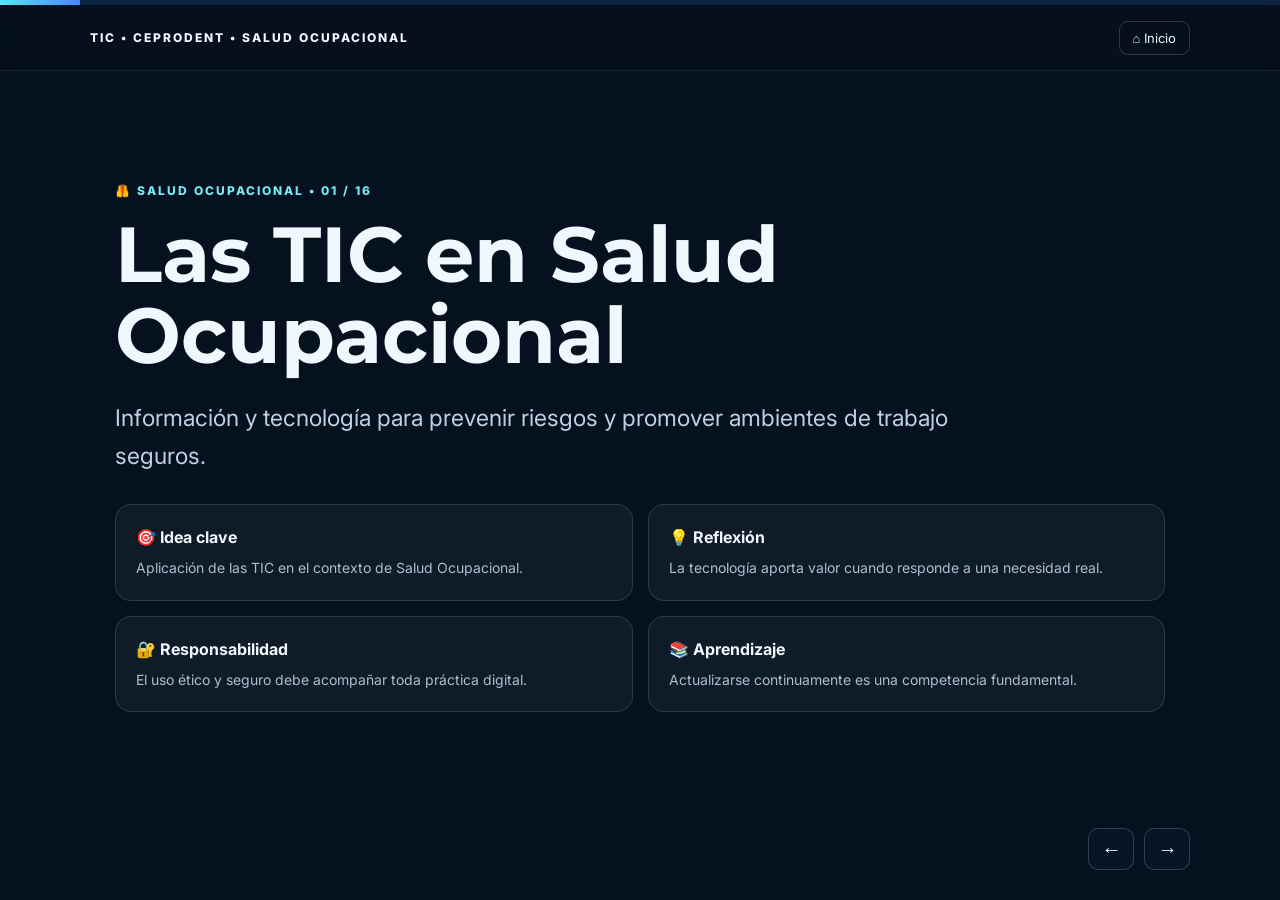
<file: programas/salud-ocupacional.html>
<!doctype html><html lang="es"><head><meta charset="utf-8"><meta name="viewport" content="width=device-width,initial-scale=1"><title>TIC en Salud Ocupacional - CEPRODENT</title><link rel="stylesheet" href="presentacion.css"></head><body><div class="progress"><span></span></div><header class="top"><div class="brand">TIC • CEPRODENT • SALUD OCUPACIONAL</div><a class="home" href="../index.html">⌂ Inicio</a></header><main class="deck"><section class="slide active"><div class="content"><div class="tag">🦺 SALUD OCUPACIONAL • 01 / 16</div><h1>Las TIC en Salud Ocupacional</h1><p class="lead">Información y tecnología para prevenir riesgos y promover ambientes de trabajo seguros.</p><div class="cards"><div class="card"><b>🎯 Idea clave</b><small>Aplicación de las TIC en el contexto de Salud Ocupacional.</small></div><div class="card"><b>💡 Reflexión</b><small>La tecnología aporta valor cuando responde a una necesidad real.</small></div><div class="card"><b>🔐 Responsabilidad</b><small>El uso ético y seguro debe acompañar toda práctica digital.</small></div><div class="card"><b>📚 Aprendizaje</b><small>Actualizarse continuamente es una competencia fundamental.</small></div></div></div></section><section class="slide "><div class="content"><div class="tag">🦺 SALUD OCUPACIONAL • 02 / 16</div><h1>¿Qué son las TIC?</h1><p class="lead">Herramientas digitales para recopilar, analizar y comunicar información relacionada con la seguridad laboral.</p><div class="cards"><div class="card"><b>🎯 Idea clave</b><small>Aplicación de las TIC en el contexto de Salud Ocupacional.</small></div><div class="card"><b>💡 Reflexión</b><small>La tecnología aporta valor cuando responde a una necesidad real.</small></div><div class="card"><b>🔐 Responsabilidad</b><small>El uso ético y seguro debe acompañar toda práctica digital.</small></div><div class="card"><b>📚 Aprendizaje</b><small>Actualizarse continuamente es una competencia fundamental.</small></div></div></div></section><section class="slide "><div class="content"><div class="tag">🦺 SALUD OCUPACIONAL • 03 / 16</div><h1>Breve historia</h1><p class="lead">La prevención pasó de registros manuales a sistemas de gestión, análisis de datos y capacitación digital.</p><div class="cards"><div class="card"><b>🎯 Idea clave</b><small>Aplicación de las TIC en el contexto de Salud Ocupacional.</small></div><div class="card"><b>💡 Reflexión</b><small>La tecnología aporta valor cuando responde a una necesidad real.</small></div><div class="card"><b>🔐 Responsabilidad</b><small>El uso ético y seguro debe acompañar toda práctica digital.</small></div><div class="card"><b>📚 Aprendizaje</b><small>Actualizarse continuamente es una competencia fundamental.</small></div></div></div></section><section class="slide "><div class="content"><div class="tag">🦺 SALUD OCUPACIONAL • 04 / 16</div><h1>Evolución tecnológica</h1><p class="lead">Sensores, plataformas y aplicaciones permiten monitorear y gestionar riesgos con mayor oportunidad.</p><div class="cards"><div class="card"><b>🎯 Idea clave</b><small>Aplicación de las TIC en el contexto de Salud Ocupacional.</small></div><div class="card"><b>💡 Reflexión</b><small>La tecnología aporta valor cuando responde a una necesidad real.</small></div><div class="card"><b>🔐 Responsabilidad</b><small>El uso ético y seguro debe acompañar toda práctica digital.</small></div><div class="card"><b>📚 Aprendizaje</b><small>Actualizarse continuamente es una competencia fundamental.</small></div></div></div></section><section class="slide "><div class="content"><div class="tag">🦺 SALUD OCUPACIONAL • 05 / 16</div><h1>Aplicación profesional</h1><p class="lead">Reportes, inspecciones, capacitación, indicadores y seguimiento de condiciones de trabajo.</p><div class="cards"><div class="card"><b>🎯 Idea clave</b><small>Aplicación de las TIC en el contexto de Salud Ocupacional.</small></div><div class="card"><b>💡 Reflexión</b><small>La tecnología aporta valor cuando responde a una necesidad real.</small></div><div class="card"><b>🔐 Responsabilidad</b><small>El uso ético y seguro debe acompañar toda práctica digital.</small></div><div class="card"><b>📚 Aprendizaje</b><small>Actualizarse continuamente es una competencia fundamental.</small></div></div></div></section><section class="slide "><div class="content"><div class="tag">🦺 SALUD OCUPACIONAL • 06 / 16</div><h1>Ventajas</h1><p class="lead">Información organizada, comunicación rápida y mayor capacidad de prevención.</p><div class="cards"><div class="card"><b>🎯 Idea clave</b><small>Aplicación de las TIC en el contexto de Salud Ocupacional.</small></div><div class="card"><b>💡 Reflexión</b><small>La tecnología aporta valor cuando responde a una necesidad real.</small></div><div class="card"><b>🔐 Responsabilidad</b><small>El uso ético y seguro debe acompañar toda práctica digital.</small></div><div class="card"><b>📚 Aprendizaje</b><small>Actualizarse continuamente es una competencia fundamental.</small></div></div></div></section><section class="slide "><div class="content"><div class="tag">🦺 SALUD OCUPACIONAL • 07 / 16</div><h1>Beneficios en el área</h1><p class="lead">Mejor trazabilidad de incidentes y apoyo para tomar decisiones preventivas.</p><div class="cards"><div class="card"><b>🎯 Idea clave</b><small>Aplicación de las TIC en el contexto de Salud Ocupacional.</small></div><div class="card"><b>💡 Reflexión</b><small>La tecnología aporta valor cuando responde a una necesidad real.</small></div><div class="card"><b>🔐 Responsabilidad</b><small>El uso ético y seguro debe acompañar toda práctica digital.</small></div><div class="card"><b>📚 Aprendizaje</b><small>Actualizarse continuamente es una competencia fundamental.</small></div></div></div></section><section class="slide "><div class="content"><div class="tag">🦺 SALUD OCUPACIONAL • 08 / 16</div><h1>Desventajas y riesgos</h1><p class="lead">Datos incompletos, dependencia tecnológica y exposición de información sensible.</p><div class="cards"><div class="card"><b>🎯 Idea clave</b><small>Aplicación de las TIC en el contexto de Salud Ocupacional.</small></div><div class="card"><b>💡 Reflexión</b><small>La tecnología aporta valor cuando responde a una necesidad real.</small></div><div class="card"><b>🔐 Responsabilidad</b><small>El uso ético y seguro debe acompañar toda práctica digital.</small></div><div class="card"><b>📚 Aprendizaje</b><small>Actualizarse continuamente es una competencia fundamental.</small></div></div></div></section><section class="slide "><div class="content"><div class="tag">🦺 SALUD OCUPACIONAL • 09 / 16</div><h1>Vida cotidiana</h1><p class="lead">Aplicaciones y recursos digitales ayudan a reconocer hábitos y riesgos para el bienestar.</p><div class="cards"><div class="card"><b>🎯 Idea clave</b><small>Aplicación de las TIC en el contexto de Salud Ocupacional.</small></div><div class="card"><b>💡 Reflexión</b><small>La tecnología aporta valor cuando responde a una necesidad real.</small></div><div class="card"><b>🔐 Responsabilidad</b><small>El uso ético y seguro debe acompañar toda práctica digital.</small></div><div class="card"><b>📚 Aprendizaje</b><small>Actualizarse continuamente es una competencia fundamental.</small></div></div></div></section><section class="slide "><div class="content"><div class="tag">🦺 SALUD OCUPACIONAL • 10 / 16</div><h1>Vida laboral</h1><p class="lead">Plataformas facilitan capacitaciones, reportes y seguimiento de programas de seguridad.</p><div class="cards"><div class="card"><b>🎯 Idea clave</b><small>Aplicación de las TIC en el contexto de Salud Ocupacional.</small></div><div class="card"><b>💡 Reflexión</b><small>La tecnología aporta valor cuando responde a una necesidad real.</small></div><div class="card"><b>🔐 Responsabilidad</b><small>El uso ético y seguro debe acompañar toda práctica digital.</small></div><div class="card"><b>📚 Aprendizaje</b><small>Actualizarse continuamente es una competencia fundamental.</small></div></div></div></section><section class="slide "><div class="content"><div class="tag">🦺 SALUD OCUPACIONAL • 11 / 16</div><h1>Uso en los estudios</h1><p class="lead">Cursos virtuales, simuladores y recursos sobre normatividad y prevención.</p><div class="cards"><div class="card"><b>🎯 Idea clave</b><small>Aplicación de las TIC en el contexto de Salud Ocupacional.</small></div><div class="card"><b>💡 Reflexión</b><small>La tecnología aporta valor cuando responde a una necesidad real.</small></div><div class="card"><b>🔐 Responsabilidad</b><small>El uso ético y seguro debe acompañar toda práctica digital.</small></div><div class="card"><b>📚 Aprendizaje</b><small>Actualizarse continuamente es una competencia fundamental.</small></div></div></div></section><section class="slide "><div class="content"><div class="tag">🦺 SALUD OCUPACIONAL • 12 / 16</div><h1>Herramientas digitales</h1><p class="lead">Sistemas SG-SST, hojas de cálculo, plataformas de formación y aplicaciones de inspección.</p><div class="cards"><div class="card"><b>🎯 Idea clave</b><small>Aplicación de las TIC en el contexto de Salud Ocupacional.</small></div><div class="card"><b>💡 Reflexión</b><small>La tecnología aporta valor cuando responde a una necesidad real.</small></div><div class="card"><b>🔐 Responsabilidad</b><small>El uso ético y seguro debe acompañar toda práctica digital.</small></div><div class="card"><b>📚 Aprendizaje</b><small>Actualizarse continuamente es una competencia fundamental.</small></div></div></div></section><section class="slide "><div class="content"><div class="tag">🦺 SALUD OCUPACIONAL • 13 / 16</div><h1>Buenas prácticas</h1><p class="lead">Proteger datos, registrar información veraz y utilizar la tecnología para prevenir.</p><div class="cards"><div class="card"><b>🎯 Idea clave</b><small>Aplicación de las TIC en el contexto de Salud Ocupacional.</small></div><div class="card"><b>💡 Reflexión</b><small>La tecnología aporta valor cuando responde a una necesidad real.</small></div><div class="card"><b>🔐 Responsabilidad</b><small>El uso ético y seguro debe acompañar toda práctica digital.</small></div><div class="card"><b>📚 Aprendizaje</b><small>Actualizarse continuamente es una competencia fundamental.</small></div></div></div></section><section class="slide "><div class="content"><div class="tag">🦺 SALUD OCUPACIONAL • 14 / 16</div><h1>Malas prácticas</h1><p class="lead">Ocultar incidentes, manipular registros o confiar en información sin validar.</p><div class="cards"><div class="card"><b>🎯 Idea clave</b><small>Aplicación de las TIC en el contexto de Salud Ocupacional.</small></div><div class="card"><b>💡 Reflexión</b><small>La tecnología aporta valor cuando responde a una necesidad real.</small></div><div class="card"><b>🔐 Responsabilidad</b><small>El uso ético y seguro debe acompañar toda práctica digital.</small></div><div class="card"><b>📚 Aprendizaje</b><small>Actualizarse continuamente es una competencia fundamental.</small></div></div></div></section><section class="slide "><div class="content"><div class="tag">🦺 SALUD OCUPACIONAL • 15 / 16</div><h1>El futuro</h1><p class="lead">Analítica, sensores e IA podrán fortalecer la prevención y anticipación de riesgos.</p><div class="cards"><div class="card"><b>🎯 Idea clave</b><small>Aplicación de las TIC en el contexto de Salud Ocupacional.</small></div><div class="card"><b>💡 Reflexión</b><small>La tecnología aporta valor cuando responde a una necesidad real.</small></div><div class="card"><b>🔐 Responsabilidad</b><small>El uso ético y seguro debe acompañar toda práctica digital.</small></div><div class="card"><b>📚 Aprendizaje</b><small>Actualizarse continuamente es una competencia fundamental.</small></div></div></div></section><section class="slide "><div class="content"><div class="tag">🦺 SALUD OCUPACIONAL • 16 / 16</div><h1>Conclusión</h1><p class="lead">Las TIC son aliadas para construir una cultura de prevención y mejorar la seguridad laboral.</p><div class="cards"><div class="card"><b>🎯 Idea clave</b><small>Aplicación de las TIC en el contexto de Salud Ocupacional.</small></div><div class="card"><b>💡 Reflexión</b><small>La tecnología aporta valor cuando responde a una necesidad real.</small></div><div class="card"><b>🔐 Responsabilidad</b><small>El uso ético y seguro debe acompañar toda práctica digital.</small></div><div class="card"><b>📚 Aprendizaje</b><small>Actualizarse continuamente es una competencia fundamental.</small></div></div><div class="end-actions"><a href="../index.html">⌂ Volver al inicio</a></div></div></section></main><div class="controls"><button id="prev" aria-label="Anterior">←</button><button id="next" aria-label="Siguiente">→</button></div><script src="presentacion.js"></script></body></html>
</file>
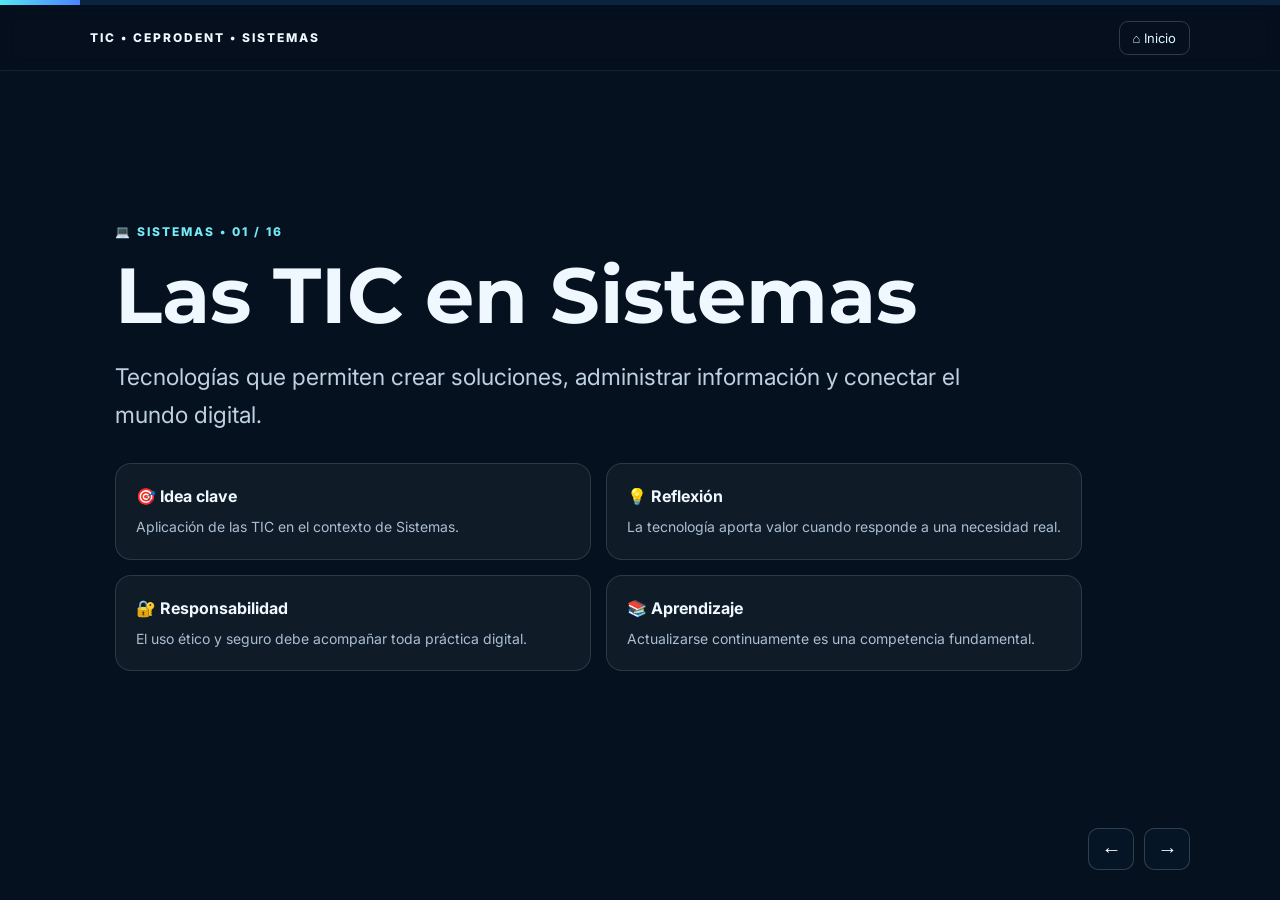
<file: programas/sistemas.html>
<!doctype html><html lang="es"><head><meta charset="utf-8"><meta name="viewport" content="width=device-width,initial-scale=1"><title>TIC en Sistemas - CEPRODENT</title><link rel="stylesheet" href="presentacion.css"></head><body><div class="progress"><span></span></div><header class="top"><div class="brand">TIC • CEPRODENT • SISTEMAS</div><a class="home" href="../index.html">⌂ Inicio</a></header><main class="deck"><section class="slide active"><div class="content"><div class="tag">💻 SISTEMAS • 01 / 16</div><h1>Las TIC en Sistemas</h1><p class="lead">Tecnologías que permiten crear soluciones, administrar información y conectar el mundo digital.</p><div class="cards"><div class="card"><b>🎯 Idea clave</b><small>Aplicación de las TIC en el contexto de Sistemas.</small></div><div class="card"><b>💡 Reflexión</b><small>La tecnología aporta valor cuando responde a una necesidad real.</small></div><div class="card"><b>🔐 Responsabilidad</b><small>El uso ético y seguro debe acompañar toda práctica digital.</small></div><div class="card"><b>📚 Aprendizaje</b><small>Actualizarse continuamente es una competencia fundamental.</small></div></div></div></section><section class="slide "><div class="content"><div class="tag">💻 SISTEMAS • 02 / 16</div><h1>¿Qué son las TIC?</h1><p class="lead">En sistemas son la base para procesar información, desarrollar software y construir servicios digitales.</p><div class="cards"><div class="card"><b>🎯 Idea clave</b><small>Aplicación de las TIC en el contexto de Sistemas.</small></div><div class="card"><b>💡 Reflexión</b><small>La tecnología aporta valor cuando responde a una necesidad real.</small></div><div class="card"><b>🔐 Responsabilidad</b><small>El uso ético y seguro debe acompañar toda práctica digital.</small></div><div class="card"><b>📚 Aprendizaje</b><small>Actualizarse continuamente es una competencia fundamental.</small></div></div></div></section><section class="slide "><div class="content"><div class="tag">💻 SISTEMAS • 03 / 16</div><h1>Breve historia</h1><p class="lead">De los primeros computadores a internet, la nube, los dispositivos móviles y la inteligencia artificial.</p><div class="cards"><div class="card"><b>🎯 Idea clave</b><small>Aplicación de las TIC en el contexto de Sistemas.</small></div><div class="card"><b>💡 Reflexión</b><small>La tecnología aporta valor cuando responde a una necesidad real.</small></div><div class="card"><b>🔐 Responsabilidad</b><small>El uso ético y seguro debe acompañar toda práctica digital.</small></div><div class="card"><b>📚 Aprendizaje</b><small>Actualizarse continuamente es una competencia fundamental.</small></div></div></div></section><section class="slide "><div class="content"><div class="tag">💻 SISTEMAS • 04 / 16</div><h1>Evolución tecnológica</h1><p class="lead">Hardware, software, redes y datos evolucionan constantemente para resolver nuevas necesidades.</p><div class="cards"><div class="card"><b>🎯 Idea clave</b><small>Aplicación de las TIC en el contexto de Sistemas.</small></div><div class="card"><b>💡 Reflexión</b><small>La tecnología aporta valor cuando responde a una necesidad real.</small></div><div class="card"><b>🔐 Responsabilidad</b><small>El uso ético y seguro debe acompañar toda práctica digital.</small></div><div class="card"><b>📚 Aprendizaje</b><small>Actualizarse continuamente es una competencia fundamental.</small></div></div></div></section><section class="slide "><div class="content"><div class="tag">💻 SISTEMAS • 05 / 16</div><h1>Aplicación profesional</h1><p class="lead">Desarrollo de software, redes, bases de datos, soporte técnico, ciberseguridad y automatización.</p><div class="cards"><div class="card"><b>🎯 Idea clave</b><small>Aplicación de las TIC en el contexto de Sistemas.</small></div><div class="card"><b>💡 Reflexión</b><small>La tecnología aporta valor cuando responde a una necesidad real.</small></div><div class="card"><b>🔐 Responsabilidad</b><small>El uso ético y seguro debe acompañar toda práctica digital.</small></div><div class="card"><b>📚 Aprendizaje</b><small>Actualizarse continuamente es una competencia fundamental.</small></div></div></div></section><section class="slide "><div class="content"><div class="tag">💻 SISTEMAS • 06 / 16</div><h1>Ventajas</h1><p class="lead">Mayor velocidad, colaboración, innovación y capacidad para resolver problemas complejos.</p><div class="cards"><div class="card"><b>🎯 Idea clave</b><small>Aplicación de las TIC en el contexto de Sistemas.</small></div><div class="card"><b>💡 Reflexión</b><small>La tecnología aporta valor cuando responde a una necesidad real.</small></div><div class="card"><b>🔐 Responsabilidad</b><small>El uso ético y seguro debe acompañar toda práctica digital.</small></div><div class="card"><b>📚 Aprendizaje</b><small>Actualizarse continuamente es una competencia fundamental.</small></div></div></div></section><section class="slide "><div class="content"><div class="tag">💻 SISTEMAS • 07 / 16</div><h1>Beneficios en Sistemas</h1><p class="lead">Automatización, trabajo remoto, control de versiones y acceso a servicios en la nube.</p><div class="cards"><div class="card"><b>🎯 Idea clave</b><small>Aplicación de las TIC en el contexto de Sistemas.</small></div><div class="card"><b>💡 Reflexión</b><small>La tecnología aporta valor cuando responde a una necesidad real.</small></div><div class="card"><b>🔐 Responsabilidad</b><small>El uso ético y seguro debe acompañar toda práctica digital.</small></div><div class="card"><b>📚 Aprendizaje</b><small>Actualizarse continuamente es una competencia fundamental.</small></div></div></div></section><section class="slide "><div class="content"><div class="tag">💻 SISTEMAS • 08 / 16</div><h1>Desventajas y riesgos</h1><p class="lead">Obsolescencia, dependencia, ataques informáticos y necesidad de actualización continua.</p><div class="cards"><div class="card"><b>🎯 Idea clave</b><small>Aplicación de las TIC en el contexto de Sistemas.</small></div><div class="card"><b>💡 Reflexión</b><small>La tecnología aporta valor cuando responde a una necesidad real.</small></div><div class="card"><b>🔐 Responsabilidad</b><small>El uso ético y seguro debe acompañar toda práctica digital.</small></div><div class="card"><b>📚 Aprendizaje</b><small>Actualizarse continuamente es una competencia fundamental.</small></div></div></div></section><section class="slide "><div class="content"><div class="tag">💻 SISTEMAS • 09 / 16</div><h1>Vida cotidiana</h1><p class="lead">Aplicaciones, redes sociales, banca, entretenimiento y servicios digitales funcionan gracias a sistemas informáticos.</p><div class="cards"><div class="card"><b>🎯 Idea clave</b><small>Aplicación de las TIC en el contexto de Sistemas.</small></div><div class="card"><b>💡 Reflexión</b><small>La tecnología aporta valor cuando responde a una necesidad real.</small></div><div class="card"><b>🔐 Responsabilidad</b><small>El uso ético y seguro debe acompañar toda práctica digital.</small></div><div class="card"><b>📚 Aprendizaje</b><small>Actualizarse continuamente es una competencia fundamental.</small></div></div></div></section><section class="slide "><div class="content"><div class="tag">💻 SISTEMAS • 10 / 16</div><h1>Vida laboral</h1><p class="lead">Equipos tecnológicos colaboran mediante plataformas, repositorios y herramientas de gestión.</p><div class="cards"><div class="card"><b>🎯 Idea clave</b><small>Aplicación de las TIC en el contexto de Sistemas.</small></div><div class="card"><b>💡 Reflexión</b><small>La tecnología aporta valor cuando responde a una necesidad real.</small></div><div class="card"><b>🔐 Responsabilidad</b><small>El uso ético y seguro debe acompañar toda práctica digital.</small></div><div class="card"><b>📚 Aprendizaje</b><small>Actualizarse continuamente es una competencia fundamental.</small></div></div></div></section><section class="slide "><div class="content"><div class="tag">💻 SISTEMAS • 11 / 16</div><h1>Uso en los estudios</h1><p class="lead">Programación, simuladores, laboratorios virtuales y documentación técnica fortalecen el aprendizaje.</p><div class="cards"><div class="card"><b>🎯 Idea clave</b><small>Aplicación de las TIC en el contexto de Sistemas.</small></div><div class="card"><b>💡 Reflexión</b><small>La tecnología aporta valor cuando responde a una necesidad real.</small></div><div class="card"><b>🔐 Responsabilidad</b><small>El uso ético y seguro debe acompañar toda práctica digital.</small></div><div class="card"><b>📚 Aprendizaje</b><small>Actualizarse continuamente es una competencia fundamental.</small></div></div></div></section><section class="slide "><div class="content"><div class="tag">💻 SISTEMAS • 12 / 16</div><h1>Herramientas digitales</h1><p class="lead">IDEs, bases de datos, servicios en la nube, plataformas de colaboración y herramientas de seguridad.</p><div class="cards"><div class="card"><b>🎯 Idea clave</b><small>Aplicación de las TIC en el contexto de Sistemas.</small></div><div class="card"><b>💡 Reflexión</b><small>La tecnología aporta valor cuando responde a una necesidad real.</small></div><div class="card"><b>🔐 Responsabilidad</b><small>El uso ético y seguro debe acompañar toda práctica digital.</small></div><div class="card"><b>📚 Aprendizaje</b><small>Actualizarse continuamente es una competencia fundamental.</small></div></div></div></section><section class="slide "><div class="content"><div class="tag">💻 SISTEMAS • 13 / 16</div><h1>Buenas prácticas</h1><p class="lead">Documentar, hacer copias de seguridad, proteger credenciales y desarrollar software responsable.</p><div class="cards"><div class="card"><b>🎯 Idea clave</b><small>Aplicación de las TIC en el contexto de Sistemas.</small></div><div class="card"><b>💡 Reflexión</b><small>La tecnología aporta valor cuando responde a una necesidad real.</small></div><div class="card"><b>🔐 Responsabilidad</b><small>El uso ético y seguro debe acompañar toda práctica digital.</small></div><div class="card"><b>📚 Aprendizaje</b><small>Actualizarse continuamente es una competencia fundamental.</small></div></div></div></section><section class="slide "><div class="content"><div class="tag">💻 SISTEMAS • 14 / 16</div><h1>Malas prácticas</h1><p class="lead">Piratería, contraseñas inseguras, código sin control y uso indebido de datos personales.</p><div class="cards"><div class="card"><b>🎯 Idea clave</b><small>Aplicación de las TIC en el contexto de Sistemas.</small></div><div class="card"><b>💡 Reflexión</b><small>La tecnología aporta valor cuando responde a una necesidad real.</small></div><div class="card"><b>🔐 Responsabilidad</b><small>El uso ético y seguro debe acompañar toda práctica digital.</small></div><div class="card"><b>📚 Aprendizaje</b><small>Actualizarse continuamente es una competencia fundamental.</small></div></div></div></section><section class="slide "><div class="content"><div class="tag">💻 SISTEMAS • 15 / 16</div><h1>El futuro</h1><p class="lead">IA, automatización, computación en la nube y ciberseguridad seguirán transformando el sector.</p><div class="cards"><div class="card"><b>🎯 Idea clave</b><small>Aplicación de las TIC en el contexto de Sistemas.</small></div><div class="card"><b>💡 Reflexión</b><small>La tecnología aporta valor cuando responde a una necesidad real.</small></div><div class="card"><b>🔐 Responsabilidad</b><small>El uso ético y seguro debe acompañar toda práctica digital.</small></div><div class="card"><b>📚 Aprendizaje</b><small>Actualizarse continuamente es una competencia fundamental.</small></div></div></div></section><section class="slide "><div class="content"><div class="tag">💻 SISTEMAS • 16 / 16</div><h1>Conclusión</h1><p class="lead">Las TIC son el corazón de Sistemas: aprenderlas y utilizarlas éticamente abre oportunidades profesionales.</p><div class="cards"><div class="card"><b>🎯 Idea clave</b><small>Aplicación de las TIC en el contexto de Sistemas.</small></div><div class="card"><b>💡 Reflexión</b><small>La tecnología aporta valor cuando responde a una necesidad real.</small></div><div class="card"><b>🔐 Responsabilidad</b><small>El uso ético y seguro debe acompañar toda práctica digital.</small></div><div class="card"><b>📚 Aprendizaje</b><small>Actualizarse continuamente es una competencia fundamental.</small></div></div><div class="end-actions"><a href="../index.html">⌂ Volver al inicio</a></div></div></section></main><div class="controls"><button id="prev" aria-label="Anterior">←</button><button id="next" aria-label="Siguiente">→</button></div><script src="presentacion.js"></script></body></html>
</file>
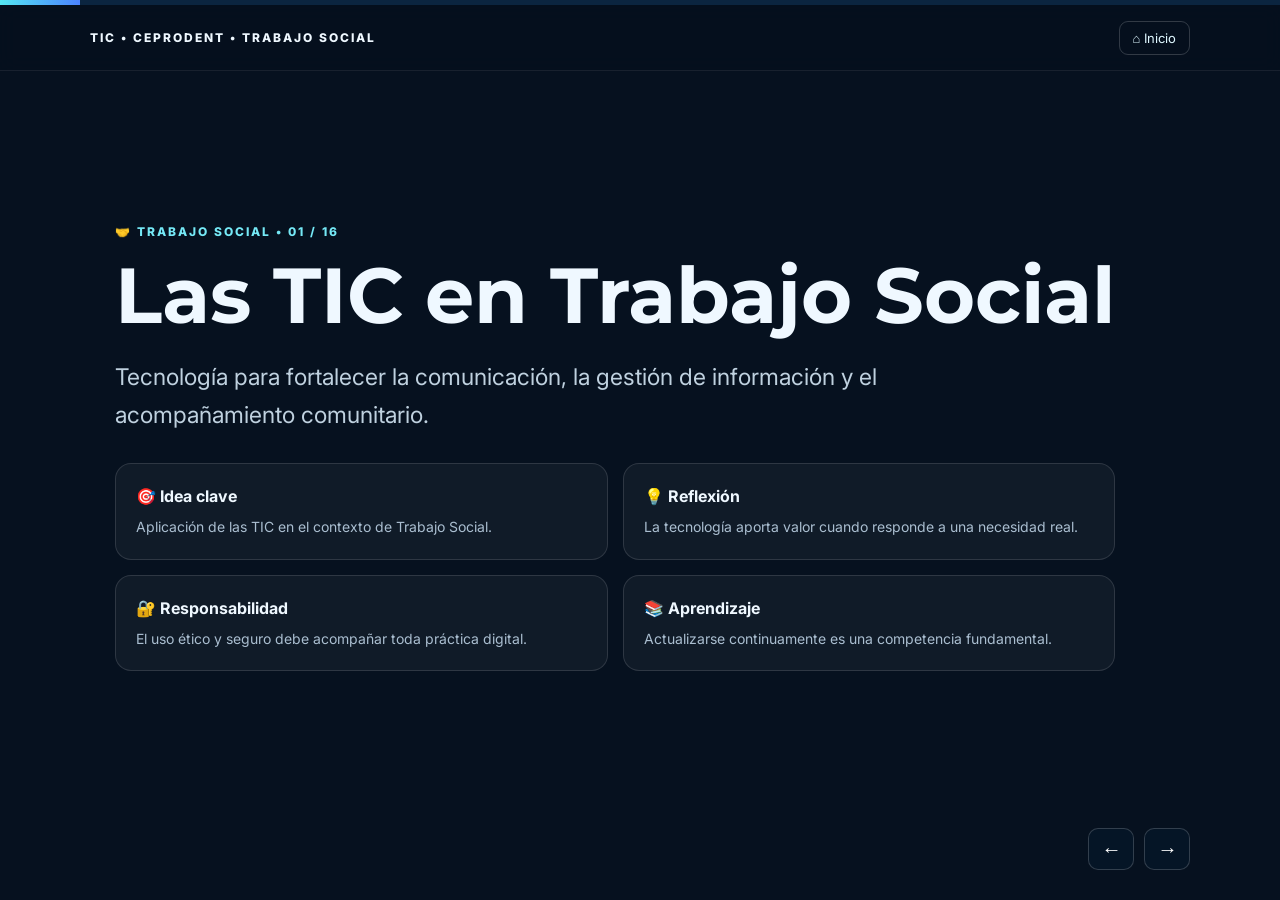
<file: programas/trabajo-social.html>
<!doctype html><html lang="es"><head><meta charset="utf-8"><meta name="viewport" content="width=device-width,initial-scale=1"><title>TIC en Trabajo Social - CEPRODENT</title><link rel="stylesheet" href="presentacion.css"></head><body><div class="progress"><span></span></div><header class="top"><div class="brand">TIC • CEPRODENT • TRABAJO SOCIAL</div><a class="home" href="../index.html">⌂ Inicio</a></header><main class="deck"><section class="slide active"><div class="content"><div class="tag">🤝 TRABAJO SOCIAL • 01 / 16</div><h1>Las TIC en Trabajo Social</h1><p class="lead">Tecnología para fortalecer la comunicación, la gestión de información y el acompañamiento comunitario.</p><div class="cards"><div class="card"><b>🎯 Idea clave</b><small>Aplicación de las TIC en el contexto de Trabajo Social.</small></div><div class="card"><b>💡 Reflexión</b><small>La tecnología aporta valor cuando responde a una necesidad real.</small></div><div class="card"><b>🔐 Responsabilidad</b><small>El uso ético y seguro debe acompañar toda práctica digital.</small></div><div class="card"><b>📚 Aprendizaje</b><small>Actualizarse continuamente es una competencia fundamental.</small></div></div></div></section><section class="slide "><div class="content"><div class="tag">🤝 TRABAJO SOCIAL • 02 / 16</div><h1>¿Qué son las TIC?</h1><p class="lead">Herramientas que conectan personas, organizaciones y comunidades mediante información y comunicación digital.</p><div class="cards"><div class="card"><b>🎯 Idea clave</b><small>Aplicación de las TIC en el contexto de Trabajo Social.</small></div><div class="card"><b>💡 Reflexión</b><small>La tecnología aporta valor cuando responde a una necesidad real.</small></div><div class="card"><b>🔐 Responsabilidad</b><small>El uso ético y seguro debe acompañar toda práctica digital.</small></div><div class="card"><b>📚 Aprendizaje</b><small>Actualizarse continuamente es una competencia fundamental.</small></div></div></div></section><section class="slide "><div class="content"><div class="tag">🤝 TRABAJO SOCIAL • 03 / 16</div><h1>Breve historia</h1><p class="lead">Los procesos sociales incorporaron medios digitales para ampliar la comunicación y el acceso a recursos.</p><div class="cards"><div class="card"><b>🎯 Idea clave</b><small>Aplicación de las TIC en el contexto de Trabajo Social.</small></div><div class="card"><b>💡 Reflexión</b><small>La tecnología aporta valor cuando responde a una necesidad real.</small></div><div class="card"><b>🔐 Responsabilidad</b><small>El uso ético y seguro debe acompañar toda práctica digital.</small></div><div class="card"><b>📚 Aprendizaje</b><small>Actualizarse continuamente es una competencia fundamental.</small></div></div></div></section><section class="slide "><div class="content"><div class="tag">🤝 TRABAJO SOCIAL • 04 / 16</div><h1>Evolución tecnológica</h1><p class="lead">Internet y dispositivos móviles permiten nuevas formas de participación y articulación comunitaria.</p><div class="cards"><div class="card"><b>🎯 Idea clave</b><small>Aplicación de las TIC en el contexto de Trabajo Social.</small></div><div class="card"><b>💡 Reflexión</b><small>La tecnología aporta valor cuando responde a una necesidad real.</small></div><div class="card"><b>🔐 Responsabilidad</b><small>El uso ético y seguro debe acompañar toda práctica digital.</small></div><div class="card"><b>📚 Aprendizaje</b><small>Actualizarse continuamente es una competencia fundamental.</small></div></div></div></section><section class="slide "><div class="content"><div class="tag">🤝 TRABAJO SOCIAL • 05 / 16</div><h1>Aplicación profesional</h1><p class="lead">Gestión de casos, comunicación, investigación social y coordinación de proyectos.</p><div class="cards"><div class="card"><b>🎯 Idea clave</b><small>Aplicación de las TIC en el contexto de Trabajo Social.</small></div><div class="card"><b>💡 Reflexión</b><small>La tecnología aporta valor cuando responde a una necesidad real.</small></div><div class="card"><b>🔐 Responsabilidad</b><small>El uso ético y seguro debe acompañar toda práctica digital.</small></div><div class="card"><b>📚 Aprendizaje</b><small>Actualizarse continuamente es una competencia fundamental.</small></div></div></div></section><section class="slide "><div class="content"><div class="tag">🤝 TRABAJO SOCIAL • 06 / 16</div><h1>Ventajas</h1><p class="lead">Mayor alcance, acceso a recursos y posibilidades de colaboración.</p><div class="cards"><div class="card"><b>🎯 Idea clave</b><small>Aplicación de las TIC en el contexto de Trabajo Social.</small></div><div class="card"><b>💡 Reflexión</b><small>La tecnología aporta valor cuando responde a una necesidad real.</small></div><div class="card"><b>🔐 Responsabilidad</b><small>El uso ético y seguro debe acompañar toda práctica digital.</small></div><div class="card"><b>📚 Aprendizaje</b><small>Actualizarse continuamente es una competencia fundamental.</small></div></div></div></section><section class="slide "><div class="content"><div class="tag">🤝 TRABAJO SOCIAL • 07 / 16</div><h1>Beneficios en el área</h1><p class="lead">Mejor organización de información y comunicación con redes institucionales y comunitarias.</p><div class="cards"><div class="card"><b>🎯 Idea clave</b><small>Aplicación de las TIC en el contexto de Trabajo Social.</small></div><div class="card"><b>💡 Reflexión</b><small>La tecnología aporta valor cuando responde a una necesidad real.</small></div><div class="card"><b>🔐 Responsabilidad</b><small>El uso ético y seguro debe acompañar toda práctica digital.</small></div><div class="card"><b>📚 Aprendizaje</b><small>Actualizarse continuamente es una competencia fundamental.</small></div></div></div></section><section class="slide "><div class="content"><div class="tag">🤝 TRABAJO SOCIAL • 08 / 16</div><h1>Desventajas y riesgos</h1><p class="lead">Brecha digital, desinformación y riesgos para la privacidad de las personas atendidas.</p><div class="cards"><div class="card"><b>🎯 Idea clave</b><small>Aplicación de las TIC en el contexto de Trabajo Social.</small></div><div class="card"><b>💡 Reflexión</b><small>La tecnología aporta valor cuando responde a una necesidad real.</small></div><div class="card"><b>🔐 Responsabilidad</b><small>El uso ético y seguro debe acompañar toda práctica digital.</small></div><div class="card"><b>📚 Aprendizaje</b><small>Actualizarse continuamente es una competencia fundamental.</small></div></div></div></section><section class="slide "><div class="content"><div class="tag">🤝 TRABAJO SOCIAL • 09 / 16</div><h1>Vida cotidiana</h1><p class="lead">Redes y plataformas digitales influyen en la manera en que las comunidades se informan y participan.</p><div class="cards"><div class="card"><b>🎯 Idea clave</b><small>Aplicación de las TIC en el contexto de Trabajo Social.</small></div><div class="card"><b>💡 Reflexión</b><small>La tecnología aporta valor cuando responde a una necesidad real.</small></div><div class="card"><b>🔐 Responsabilidad</b><small>El uso ético y seguro debe acompañar toda práctica digital.</small></div><div class="card"><b>📚 Aprendizaje</b><small>Actualizarse continuamente es una competencia fundamental.</small></div></div></div></section><section class="slide "><div class="content"><div class="tag">🤝 TRABAJO SOCIAL • 10 / 16</div><h1>Vida laboral</h1><p class="lead">La tecnología facilita coordinación, seguimiento y divulgación de iniciativas sociales.</p><div class="cards"><div class="card"><b>🎯 Idea clave</b><small>Aplicación de las TIC en el contexto de Trabajo Social.</small></div><div class="card"><b>💡 Reflexión</b><small>La tecnología aporta valor cuando responde a una necesidad real.</small></div><div class="card"><b>🔐 Responsabilidad</b><small>El uso ético y seguro debe acompañar toda práctica digital.</small></div><div class="card"><b>📚 Aprendizaje</b><small>Actualizarse continuamente es una competencia fundamental.</small></div></div></div></section><section class="slide "><div class="content"><div class="tag">🤝 TRABAJO SOCIAL • 11 / 16</div><h1>Uso en los estudios</h1><p class="lead">Investigación, aulas virtuales y herramientas colaborativas enriquecen la formación.</p><div class="cards"><div class="card"><b>🎯 Idea clave</b><small>Aplicación de las TIC en el contexto de Trabajo Social.</small></div><div class="card"><b>💡 Reflexión</b><small>La tecnología aporta valor cuando responde a una necesidad real.</small></div><div class="card"><b>🔐 Responsabilidad</b><small>El uso ético y seguro debe acompañar toda práctica digital.</small></div><div class="card"><b>📚 Aprendizaje</b><small>Actualizarse continuamente es una competencia fundamental.</small></div></div></div></section><section class="slide "><div class="content"><div class="tag">🤝 TRABAJO SOCIAL • 12 / 16</div><h1>Herramientas digitales</h1><p class="lead">Gestión documental, videoconferencias, mapas, encuestas y plataformas de comunicación.</p><div class="cards"><div class="card"><b>🎯 Idea clave</b><small>Aplicación de las TIC en el contexto de Trabajo Social.</small></div><div class="card"><b>💡 Reflexión</b><small>La tecnología aporta valor cuando responde a una necesidad real.</small></div><div class="card"><b>🔐 Responsabilidad</b><small>El uso ético y seguro debe acompañar toda práctica digital.</small></div><div class="card"><b>📚 Aprendizaje</b><small>Actualizarse continuamente es una competencia fundamental.</small></div></div></div></section><section class="slide "><div class="content"><div class="tag">🤝 TRABAJO SOCIAL • 13 / 16</div><h1>Buenas prácticas</h1><p class="lead">Proteger la privacidad, obtener consentimiento y verificar la información.</p><div class="cards"><div class="card"><b>🎯 Idea clave</b><small>Aplicación de las TIC en el contexto de Trabajo Social.</small></div><div class="card"><b>💡 Reflexión</b><small>La tecnología aporta valor cuando responde a una necesidad real.</small></div><div class="card"><b>🔐 Responsabilidad</b><small>El uso ético y seguro debe acompañar toda práctica digital.</small></div><div class="card"><b>📚 Aprendizaje</b><small>Actualizarse continuamente es una competencia fundamental.</small></div></div></div></section><section class="slide "><div class="content"><div class="tag">🤝 TRABAJO SOCIAL • 14 / 16</div><h1>Malas prácticas</h1><p class="lead">Exponer situaciones sensibles, estigmatizar personas o difundir información sin contexto.</p><div class="cards"><div class="card"><b>🎯 Idea clave</b><small>Aplicación de las TIC en el contexto de Trabajo Social.</small></div><div class="card"><b>💡 Reflexión</b><small>La tecnología aporta valor cuando responde a una necesidad real.</small></div><div class="card"><b>🔐 Responsabilidad</b><small>El uso ético y seguro debe acompañar toda práctica digital.</small></div><div class="card"><b>📚 Aprendizaje</b><small>Actualizarse continuamente es una competencia fundamental.</small></div></div></div></section><section class="slide "><div class="content"><div class="tag">🤝 TRABAJO SOCIAL • 15 / 16</div><h1>El futuro</h1><p class="lead">La inclusión digital será clave para que la innovación tecnológica beneficie a todas las comunidades.</p><div class="cards"><div class="card"><b>🎯 Idea clave</b><small>Aplicación de las TIC en el contexto de Trabajo Social.</small></div><div class="card"><b>💡 Reflexión</b><small>La tecnología aporta valor cuando responde a una necesidad real.</small></div><div class="card"><b>🔐 Responsabilidad</b><small>El uso ético y seguro debe acompañar toda práctica digital.</small></div><div class="card"><b>📚 Aprendizaje</b><small>Actualizarse continuamente es una competencia fundamental.</small></div></div></div></section><section class="slide "><div class="content"><div class="tag">🤝 TRABAJO SOCIAL • 16 / 16</div><h1>Conclusión</h1><p class="lead">Las TIC pueden ampliar el impacto social cuando se utilizan con ética, inclusión y sentido humano.</p><div class="cards"><div class="card"><b>🎯 Idea clave</b><small>Aplicación de las TIC en el contexto de Trabajo Social.</small></div><div class="card"><b>💡 Reflexión</b><small>La tecnología aporta valor cuando responde a una necesidad real.</small></div><div class="card"><b>🔐 Responsabilidad</b><small>El uso ético y seguro debe acompañar toda práctica digital.</small></div><div class="card"><b>📚 Aprendizaje</b><small>Actualizarse continuamente es una competencia fundamental.</small></div></div><div class="end-actions"><a href="../index.html">⌂ Volver al inicio</a></div></div></section></main><div class="controls"><button id="prev" aria-label="Anterior">←</button><button id="next" aria-label="Siguiente">→</button></div><script src="presentacion.js"></script></body></html>
</file>
<file: inicio.css>
@import url('https://fonts.googleapis.com/css2?family=Inter:wght@400;500;600;700;800&family=Montserrat:wght@700;800;900&display=swap');
*{box-sizing:border-box}body{margin:0;min-height:100vh;font-family:Inter,Arial,sans-serif;color:#eaf6ff;background:radial-gradient(circle at 84% 30%,rgba(59,216,255,.7),transparent 28%),radial-gradient(circle at 36% 90%,rgba(15,91,170,.6),transparent 42%),linear-gradient(120deg,#07172b 0%,#082b5b 45%,#0aa8c8 100%);overflow:hidden}.progress{height:5px;position:fixed;top:0;left:0;right:0;background:rgba(3,22,58,.35);z-index:4}.progress span{display:block;width:42px;height:100%;margin-left:39%;border-radius:99px;background:#5de5ee;box-shadow:0 0 15px #66f7ff}header{height:62px;display:flex;align-items:center;padding:0 9%;letter-spacing:2px;font-size:13px;position:relative;z-index:2}main{height:calc(100vh - 62px);min-height:0;display:flex;align-items:center;padding:18px 9% 28px;overflow:hidden}.hero{max-width:1120px;width:100%;animation:enter .7s ease both}.hero h1{font-family:Montserrat;font-size:clamp(64px,9vw,118px);line-height:.9;margin:0 0 12px;letter-spacing:-4px}.hero h2{font-size:clamp(25px,3.1vw,45px);line-height:1.12;margin:0;font-weight:800}.presenter{display:flex;gap:13px;flex-wrap:wrap;margin:20px 0 10px;font-size:16px}.presenter span,.hero p{color:#b9d2e4}.hero p{line-height:1.55;font-size:15px;margin:0 0 18px}.areas{display:grid;grid-template-columns:repeat(3,minmax(0,1fr));gap:12px;max-width:960px}.areas a{display:block;text-decoration:none;color:#eefaff;border:1px solid rgba(180,237,255,.35);background:rgba(8,69,110,.16);backdrop-filter:blur(6px);padding:11px 17px;border-radius:12px;font-size:15px;transition:.25s}.areas a:hover{transform:translateY(-3px);background:rgba(255,255,255,.14);border-color:#d8fbff}.start{display:inline-block;margin-top:18px;text-decoration:none;color:#eafcff;font-weight:800;padding:14px 20px;border-radius:12px;border:1px solid rgba(151,237,255,.35);background:rgba(5,89,131,.3);transition:.25s}.start:hover{background:rgba(255,255,255,.16);transform:translateY(-2px)}@keyframes enter{from{opacity:0;transform:translateY(22px)}to{opacity:1;transform:none}}@media(max-width:760px){body{overflow:auto}header{padding:0 7%}main{padding:25px 7% 45px;align-items:flex-start}.hero h1{margin-top:20px}.hero h2 br,.hero p br{display:none}.areas{grid-template-columns:1fr}.presenter{font-size:14px}.hero p{font-size:14px}}
</file>
<file: general/style.css>
@import url('https://fonts.googleapis.com/css2?family=Inter:wght@400;500;600;700;800&family=Montserrat:wght@700;800;900&display=swap');

*{box-sizing:border-box;margin:0;padding:0}
:root{--bg:#07111f;--panel:#0d1b2e;--text:#f4f7fb;--muted:#a9b7c9;--accent:#4cc9f0;--accent2:#7b61ff;--line:rgba(255,255,255,.11)}
body{font-family:Inter,Arial,sans-serif;background:#030811;color:var(--text);height:100vh;overflow:hidden}
.presentation{height:100vh;position:relative;background:radial-gradient(circle at 80% 20%,rgba(123,97,255,.17),transparent 30%),radial-gradient(circle at 20% 80%,rgba(76,201,240,.12),transparent 30%),var(--bg)}
.topbar{position:absolute;top:0;left:0;right:0;height:62px;display:flex;align-items:center;justify-content:space-between;padding:0 34px;border-bottom:1px solid var(--line);z-index:10;background:rgba(3,8,17,.42);backdrop-filter:blur(10px)}
.brand{font-size:12px;font-weight:800;letter-spacing:2px;color:#dbe7f5}.top-actions{display:flex;align-items:center;gap:16px}.counter{font-size:13px;color:var(--muted)}.home-btn{text-decoration:none;color:#eaf7ff;border:1px solid rgba(76,201,240,.45);background:rgba(76,201,240,.08);padding:8px 13px;border-radius:9px;font-size:12px;font-weight:700;transition:.25s}.home-btn:hover{background:rgba(76,201,240,.18);border-color:#9be8ff;transform:translateY(-1px)}
.slides{height:100vh;position:relative}
.slide{position:absolute;inset:0;padding:105px 9vw 105px;display:flex;flex-direction:column;justify-content:center;opacity:0;visibility:hidden;transform:translateX(70px) scale(.98);transition:opacity .55s ease,transform .65s cubic-bezier(.2,.75,.25,1),visibility .65s;overflow:auto}
.slide.active{opacity:1;visibility:visible;transform:translateX(0) scale(1);z-index:2}
.slide.prev{transform:translateX(-70px) scale(.98)}
.hero{max-width:920px;z-index:2}.hero h1{font-family:Montserrat;font-size:clamp(64px,10vw,128px);line-height:.9;margin:20px 0 18px;background:linear-gradient(100deg,#fff 10%,#9be8ff 45%,#8c7cff 90%);-webkit-background-clip:text;color:transparent}
.hero h2{font-size:clamp(20px,3vw,38px);font-weight:700;max-width:800px}.hero-badge{display:inline-block;border:1px solid rgba(76,201,240,.45);background:rgba(76,201,240,.08);padding:8px 13px;border-radius:999px;font-size:11px;font-weight:800;letter-spacing:2px;color:#9be8ff}.presenter{display:flex;gap:12px;flex-wrap:wrap;margin:30px 0 15px;font-size:16px}.presenter span{color:var(--muted)}.intro{color:var(--muted);max-width:750px;line-height:1.7}.start-btn{margin-top:30px;padding:13px 20px;border:1px solid rgba(76,201,240,.5);border-radius:10px;background:linear-gradient(90deg,rgba(76,201,240,.15),rgba(123,97,255,.15));color:#fff;font-weight:700;cursor:pointer;transition:.25s}.start-btn:hover{transform:translateY(-2px);border-color:#fff}
.orb{position:absolute;border-radius:50%;filter:blur(2px);opacity:.45}.orb1{width:400px;height:400px;right:5%;top:15%;background:radial-gradient(circle,rgba(123,97,255,.45),transparent 65%)}.orb2{width:300px;height:300px;right:25%;bottom:10%;background:radial-gradient(circle,rgba(76,201,240,.25),transparent 65%)}
.section-title{display:flex;align-items:center;gap:18px;margin-bottom:38px}.section-title span{color:var(--accent);font-size:13px;font-weight:800;letter-spacing:2px}.section-title h2{font-family:Montserrat;font-size:clamp(34px,5vw,62px)}
.content{display:grid;grid-template-columns:220px 1fr;gap:55px;align-items:center}.big-icon{font-size:130px;text-align:center;filter:drop-shadow(0 0 30px rgba(76,201,240,.25))}.lead{font-size:22px;line-height:1.6;color:#d8e1ed;max-width:800px}.cards{display:flex;gap:14px;margin-top:30px}.card,.era,.feature,.edu-card,.bad-grid>div,.innovation>div,.teacher-grid>div{background:rgba(255,255,255,.045);border:1px solid var(--line);border-radius:15px;padding:20px;transition:.3s}.card:hover,.era:hover,.feature:hover,.edu-card:hover,.bad-grid>div:hover,.innovation>div:hover{transform:translateY(-5px);border-color:rgba(76,201,240,.4)}.card b,.card small{display:block}.card small,.era p,.feature p,.edu-card p,.bad-grid small,.innovation span,.teacher-grid small{color:var(--muted);line-height:1.5;margin-top:7px}
.timeline{display:flex;gap:0;position:relative}.timeline:before{content:"";position:absolute;top:22px;left:5%;right:5%;height:2px;background:linear-gradient(90deg,var(--accent),var(--accent2))}.timeline>div{flex:1;position:relative;padding:0 12px;text-align:center}.timeline b{display:block;width:44px;height:44px;line-height:44px;margin:0 auto 25px;border-radius:50%;background:#10263c;border:2px solid var(--accent);font-size:9px}.timeline span{display:block;font-weight:800;font-size:17px}.timeline small{display:block;color:var(--muted);margin-top:8px;line-height:1.4}
.evolution{display:grid;grid-template-columns:repeat(4,1fr);gap:18px}.era{min-height:240px}.era-icon{font-size:45px;margin-bottom:20px}.era h3{font-size:21px}.era p{font-size:14px}
.advantage-grid{display:grid;grid-template-columns:repeat(3,1fr);gap:18px}.feature{min-height:170px}.feature i{font-style:normal;font-size:28px}.feature h3{margin:15px 0 5px}
.risk-list{max-width:850px}.risk-list>div{display:flex;align-items:center;gap:22px;padding:16px 0;border-bottom:1px solid var(--line)}.risk-list strong{font-family:Montserrat;font-size:25px;color:var(--accent);width:45px}.risk-list b,.risk-list small{display:block}.risk-list small{color:var(--muted);margin-top:4px}
.daily{display:grid;grid-template-columns:repeat(3,1fr);gap:18px}.daily>div{padding:25px;border-radius:15px;background:rgba(255,255,255,.045);border:1px solid var(--line)}.daily span{font-size:35px;display:block;margin-bottom:14px}.daily b,.daily small{display:block}.daily small{color:var(--muted);margin-top:5px}
.work-layout{display:grid;grid-template-columns:1fr 1fr;gap:50px}.work-main{padding:25px;border-left:3px solid var(--accent)}.huge{font-size:70px}.work-main h3{font-size:30px;margin:15px 0}.work-main p{color:var(--muted);line-height:1.7}.work-points{display:grid;gap:12px}.work-points>div{padding:17px;border:1px solid var(--line);border-radius:12px}.work-points b,.work-points span{display:block}.work-points span{color:var(--muted);margin-top:5px}
.education{display:grid;grid-template-columns:repeat(4,1fr);gap:18px}.edu-card span{font-size:40px}.edu-card h3{margin:18px 0 6px}
.goodbad{display:grid;grid-template-columns:1fr 1fr;gap:22px}.practice{padding:30px;border-radius:18px;border:1px solid var(--line);background:rgba(255,255,255,.045)}.practice h3{margin-bottom:18px}.practice ul{list-style:none;display:grid;gap:12px;color:#d5deea}.practice li:before{content:"✓";color:var(--accent);font-weight:900;margin-right:10px}
.bad-grid{display:grid;grid-template-columns:repeat(3,1fr);gap:16px}.bad-grid>div{min-height:145px}.bad-grid span{font-size:28px;display:block;margin-bottom:13px}.bad-grid b,.bad-grid small{display:block}
.security{display:grid;grid-template-columns:260px 1fr;gap:55px;align-items:center}.shield{font-size:140px;text-align:center;filter:drop-shadow(0 0 25px rgba(76,201,240,.3))}.security-items{display:grid;grid-template-columns:1fr 1fr;gap:15px}.security-items>div{padding:20px;border:1px solid var(--line);border-radius:13px}.security-items b,.security-items span{display:block}.security-items span{color:var(--muted);margin-top:7px;line-height:1.45}
.impact{height:420px;position:relative;max-width:800px;margin:auto}.impact-center{position:absolute;left:50%;top:50%;transform:translate(-50%,-50%);width:130px;height:130px;border-radius:50%;display:grid;place-items:center;background:linear-gradient(135deg,var(--accent2),var(--accent));font-family:Montserrat;font-size:35px;box-shadow:0 0 70px rgba(76,201,240,.2)}.impact-item{position:absolute;width:220px;padding:20px;text-align:center;border:1px solid var(--line);border-radius:14px;background:rgba(255,255,255,.045)}.impact-item b,.impact-item small{display:block}.impact-item small{color:var(--muted);margin-top:6px}.i1{left:0;top:20px}.i2{right:0;top:20px}.i3{left:0;bottom:20px}.i4{right:0;bottom:20px}
.innovation{display:grid;grid-template-columns:1fr 1fr;gap:18px}.innovation>div{min-height:160px}.innovation b{display:block;font-size:20px;margin-bottom:12px}
.teacher-quote{font-family:Montserrat;font-size:clamp(26px,4vw,48px);line-height:1.25;max-width:900px;color:#eaf5ff;border-left:4px solid var(--accent);padding-left:25px}.teacher-grid{display:grid;grid-template-columns:repeat(3,1fr);gap:15px;margin-top:35px}.teacher-grid>div{background:rgba(255,255,255,.045);border:1px solid var(--line);border-radius:14px;padding:20px}.teacher-grid b,.teacher-grid small{display:block}.teacher-grid small{margin-top:7px}
.conclusion{max-width:850px;display:grid;grid-template-columns:75px 1fr;gap:18px 22px;align-items:center}.conclusion .number{width:60px;height:60px;border-radius:50%;display:grid;place-items:center;border:1px solid var(--accent);color:var(--accent);font-weight:800}.conclusion p{font-size:20px;line-height:1.5;color:#dce6f1}
.final{text-align:center}.final-content{width:100%}.final h1{font-family:Montserrat;font-size:clamp(45px,7vw,90px);line-height:1.05;margin:25px 0}.final h1 em{font-style:normal;color:var(--accent)}.final p{color:var(--muted);margin-top:20px}.final h2{font-size:24px;margin-top:8px}.final span{color:var(--muted);font-size:14px}
.controls{position:absolute;bottom:35px;left:0;right:0;display:flex;justify-content:center;align-items:center;gap:15px;z-index:20}.controls button{width:42px;height:42px;border:1px solid var(--line);background:rgba(255,255,255,.05);color:#fff;border-radius:10px;cursor:pointer;font-size:20px;transition:.2s}.controls button:hover{background:rgba(76,201,240,.12);border-color:rgba(76,201,240,.5)}#dots{display:flex;gap:6px;max-width:430px;overflow:hidden}.dot{width:7px;height:7px;border-radius:50%;border:0!important;background:#405064!important;padding:0}.dot.active{width:22px;border-radius:5px;background:var(--accent)!important}.fullscreen{margin-left:10px}.hint{position:absolute;bottom:8px;left:0;right:0;text-align:center;color:#607084;font-size:10px;z-index:20}
@media(max-width:800px){.top-actions{gap:10px}.home-btn{padding:7px 10px}.slide{padding:85px 7vw 100px}.topbar{padding:0 18px}.content,.work-layout,.security{grid-template-columns:1fr}.big-icon,.shield{display:none}.cards,.advantage-grid,.daily,.bad-grid,.education,.evolution,.innovation,.security-items,.teacher-grid,.goodbad{grid-template-columns:1fr 1fr}.timeline{overflow:auto;padding-bottom:15px}.timeline>div{min-width:150px}.impact-item{position:relative!important;left:auto!important;right:auto!important;top:auto!important;bottom:auto!important;width:100%;margin:8px 0}.impact{height:auto}.impact-center{position:relative;left:auto;top:auto;transform:none;margin:0 auto 15px}.controls{bottom:28px}.hint{display:none}}
@media(max-width:520px){.cards,.advantage-grid,.daily,.bad-grid,.education,.evolution,.innovation,.security-items,.teacher-grid,.goodbad{grid-template-columns:1fr}.section-title{margin-bottom:25px}.section-title h2{font-size:34px}.hero h1{font-size:65px}}
</file>
<file: programas/presentacion.css>
@import url('https://fonts.googleapis.com/css2?family=Inter:wght@400;500;600;700;800&family=Montserrat:wght@700;800;900&display=swap');*{box-sizing:border-box}body{margin:0;background:#06111f;color:#eff8ff;font-family:Inter,Arial,sans-serif;overflow:hidden}.progress{position:fixed;top:0;left:0;right:0;height:5px;background:#0b2540;z-index:20}.progress span{display:block;height:100%;width:0;background:linear-gradient(90deg,#55e7f3,#4b83ff);transition:width .45s}.top{height:66px;position:fixed;left:0;right:0;top:5px;display:flex;align-items:center;justify-content:space-between;padding:0 7%;z-index:10;border-bottom:1px solid rgba(255,255,255,.08);background:rgba(4,15,29,.5);backdrop-filter:blur(10px)}.brand{font-size:12px;letter-spacing:2px;font-weight:800}.home{color:#dff7ff;text-decoration:none;border:1px solid rgba(255,255,255,.18);padding:8px 13px;border-radius:9px;font-size:13px}.deck{height:100vh;position:relative}.slide{position:absolute;inset:0;padding:100px 9% 105px;display:flex;align-items:center;opacity:0;visibility:hidden;transform:translateX(70px) scale(.98);transition:.55s ease;overflow:auto}.slide.active{opacity:1;visibility:visible;transform:none;z-index:2}.slide.exit{transform:translateX(-70px) scale(.98)}.content{max-width:1050px}.tag{font-size:12px;color:#75e9f6;letter-spacing:2px;font-weight:800;margin-bottom:16px}.content h1{font-family:Montserrat;font-size:clamp(38px,6.5vw,78px);line-height:1.05;margin:0 0 22px}.content p.lead{font-size:clamp(17px,2vw,23px);line-height:1.65;color:#bfd1df;max-width:900px}.cards{display:grid;grid-template-columns:repeat(2,minmax(0,1fr));gap:15px;margin-top:28px}.card{padding:20px;border:1px solid rgba(255,255,255,.12);border-radius:16px;background:rgba(255,255,255,.045);line-height:1.55}.card b{display:block;margin-bottom:5px}.card small{color:#aabed0;font-size:14px}.controls{position:fixed;bottom:30px;right:7%;display:flex;gap:10px;z-index:10}.controls button{width:46px;height:42px;border:1px solid rgba(255,255,255,.18);background:rgba(7,24,42,.7);color:#fff;border-radius:10px;font-size:20px;cursor:pointer}.controls button:hover{border-color:#5ee8f5;background:#0b3353}.end-actions{margin-top:30px;display:flex;gap:12px;flex-wrap:wrap}.end-actions a{color:#06233d;background:#6deaf5;padding:13px 18px;border-radius:10px;text-decoration:none;font-weight:800}@media(max-width:700px){.slide{padding:95px 7% 100px}.cards{grid-template-columns:1fr}.top{padding:0 5%}.content h1{font-size:42px}.controls{right:5%;bottom:18px}.card{padding:16px}}
</file>
